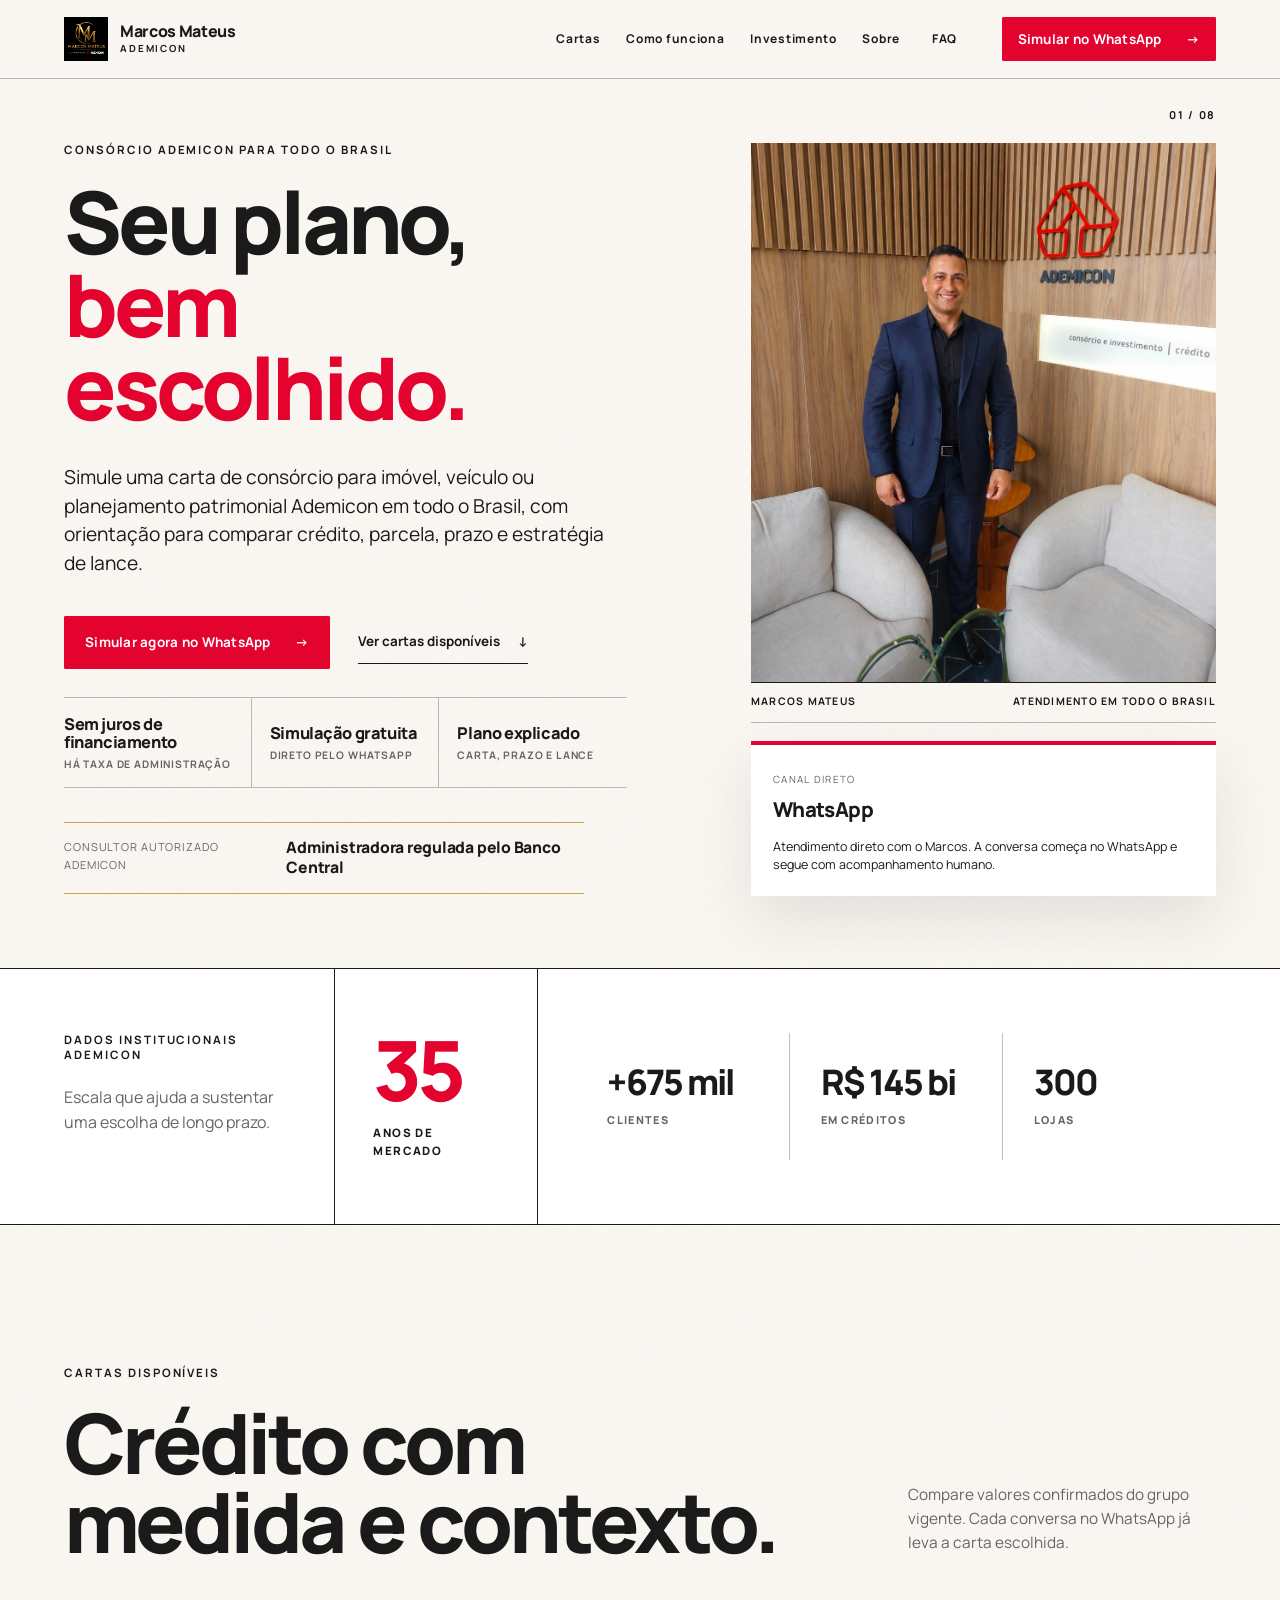
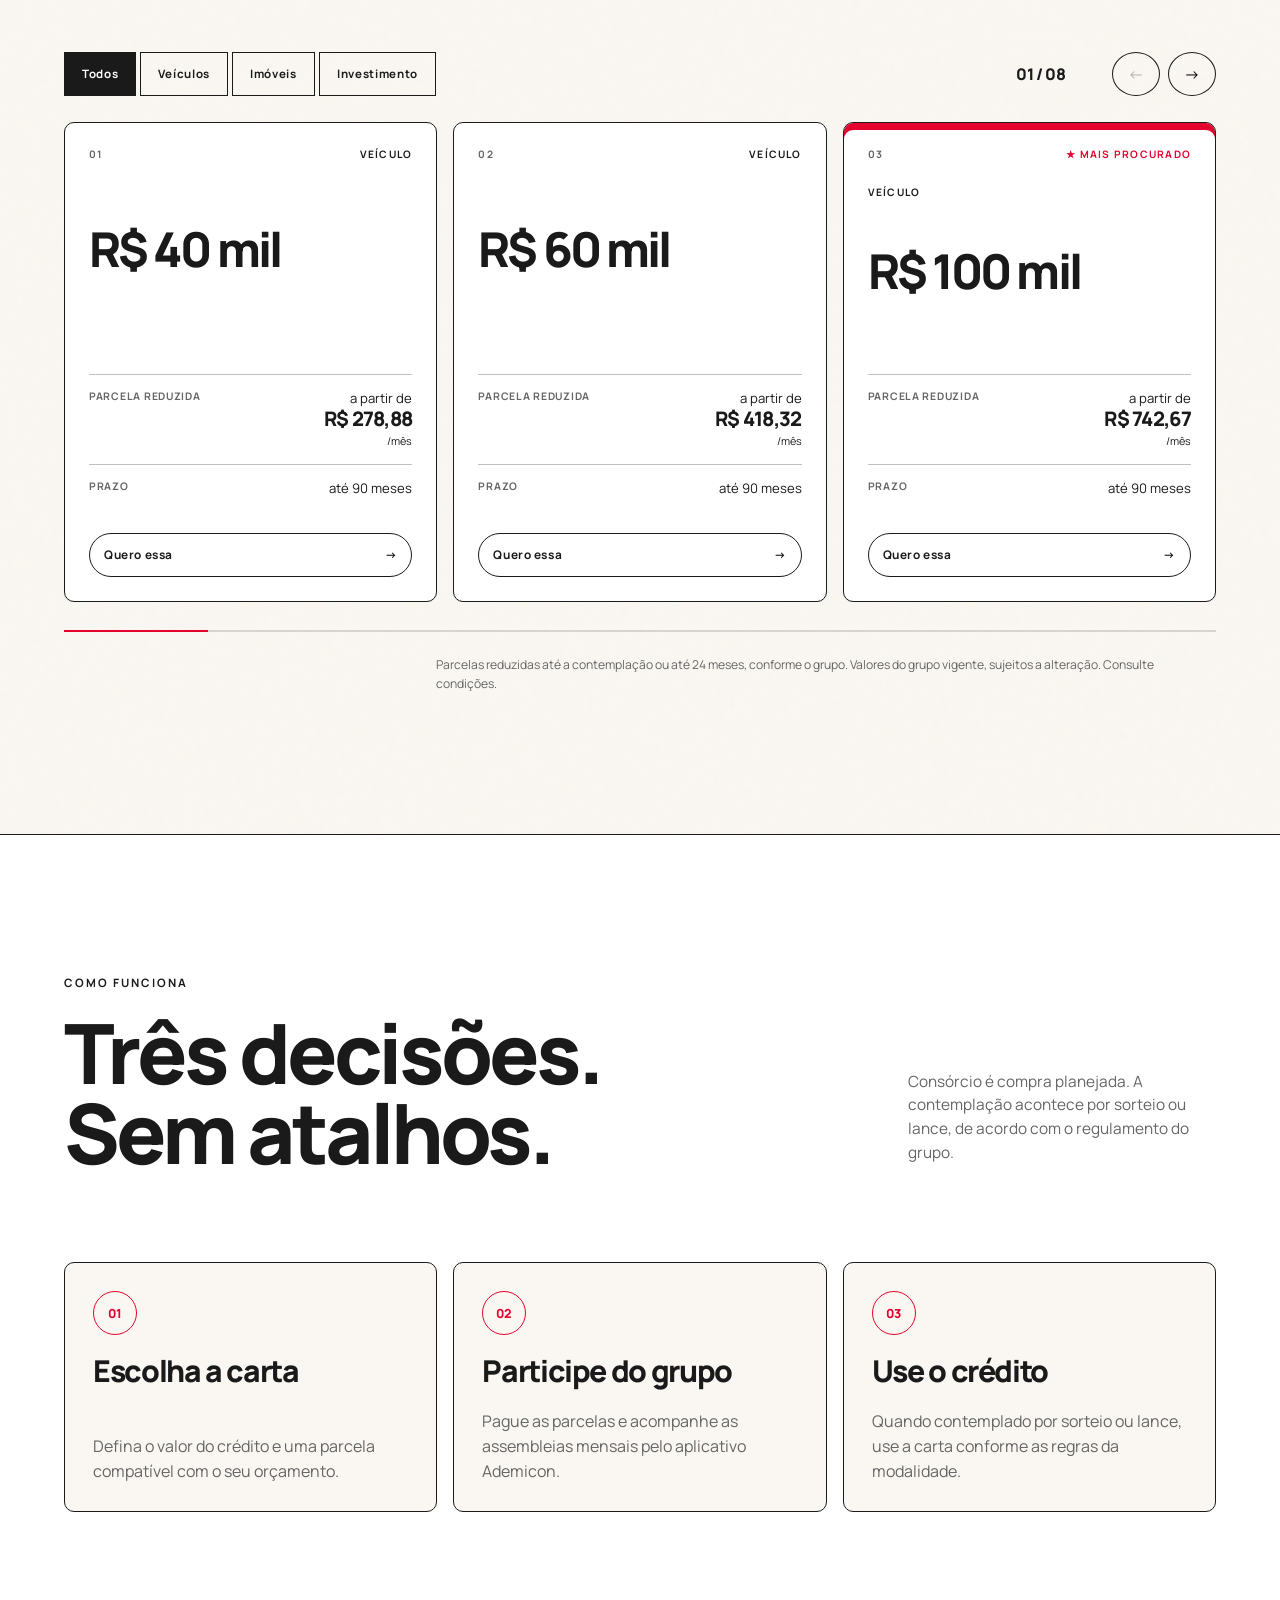
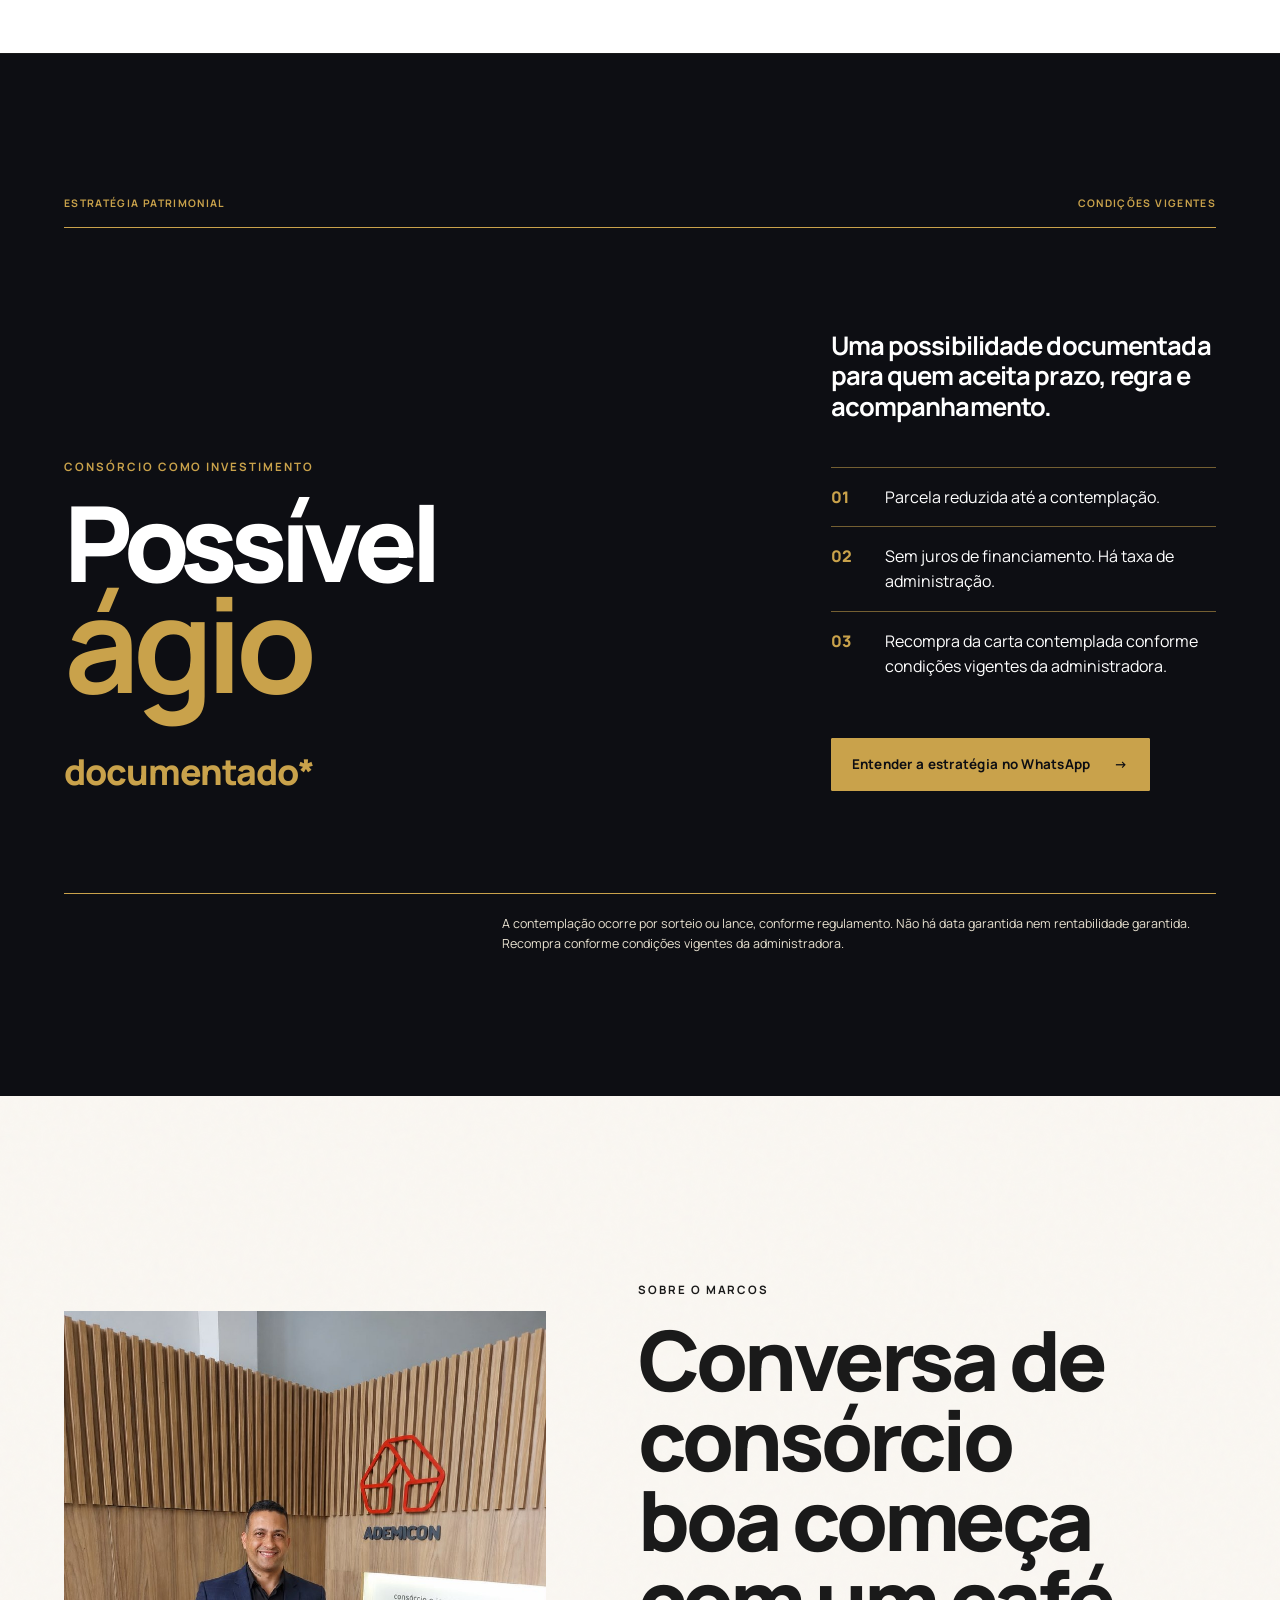
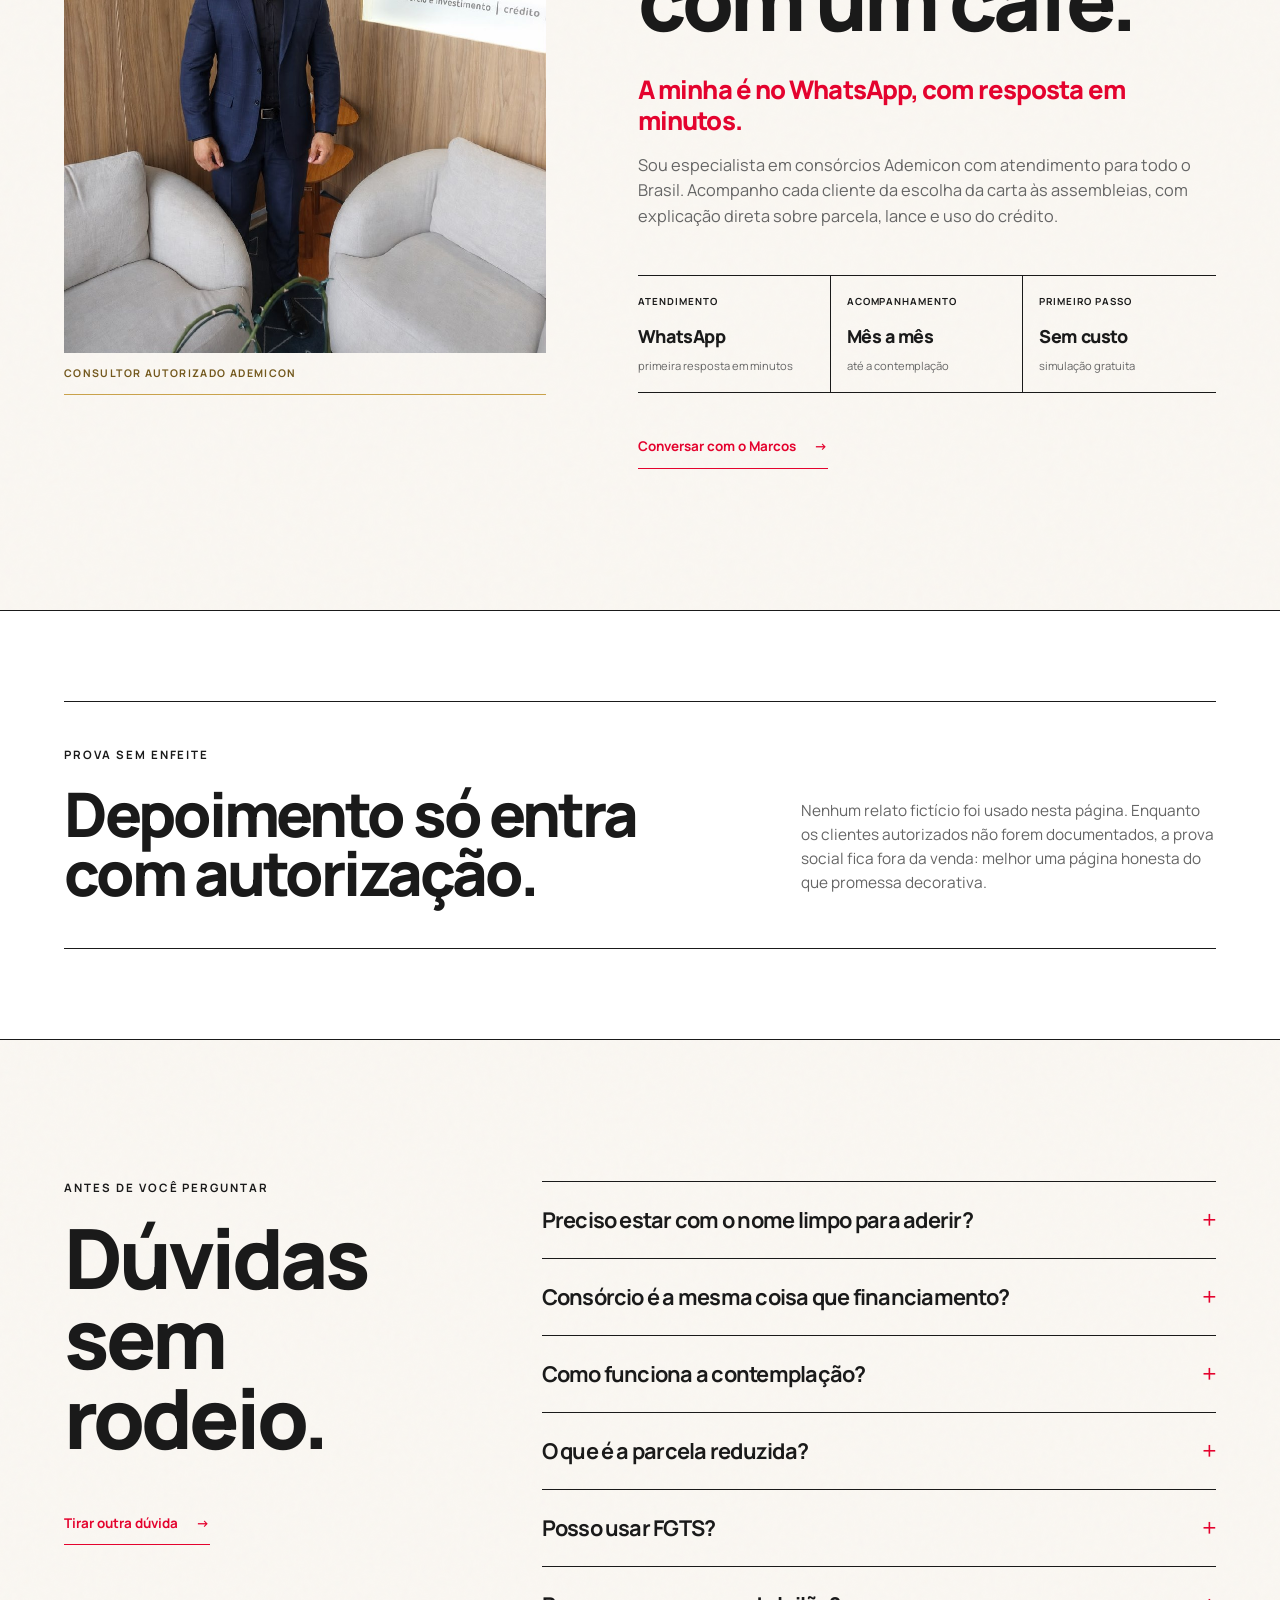
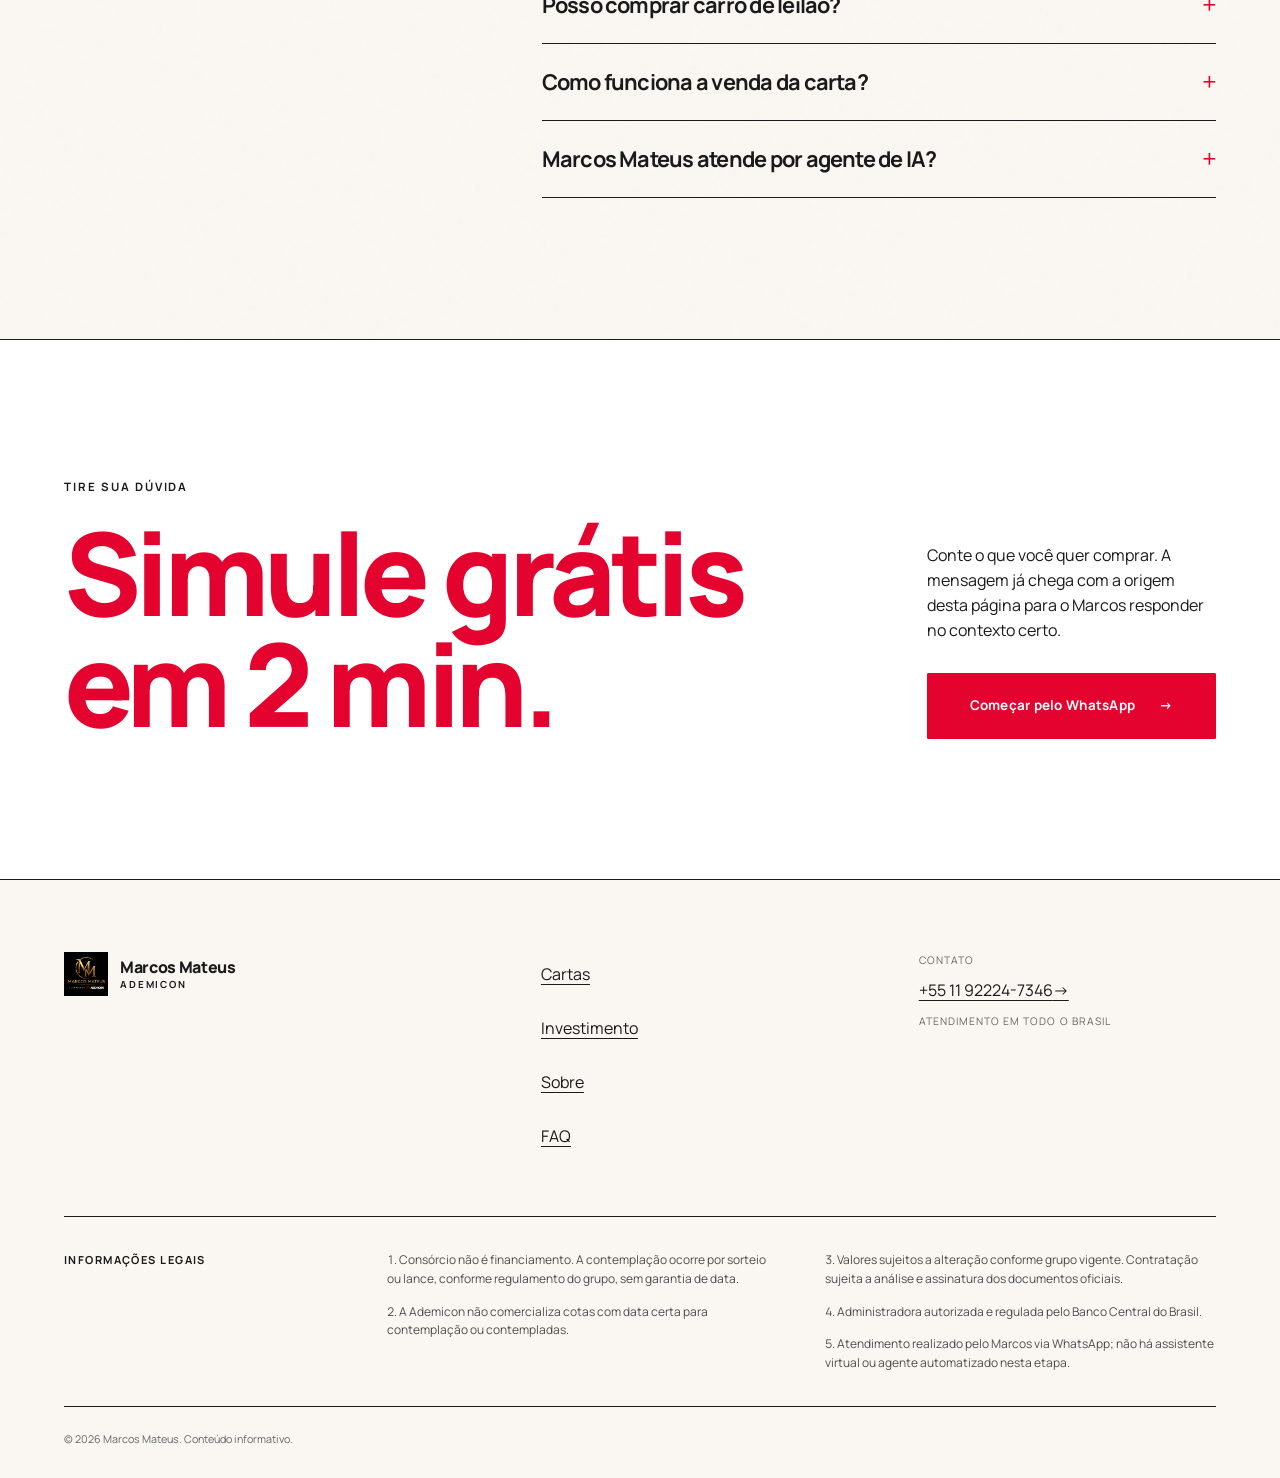
<file: index.html>
<!doctype html>
<html lang="pt-BR">
<head>
  <meta charset="utf-8">
  <meta name="viewport" content="width=device-width, initial-scale=1">
  <title>Consórcio Ademicon para todo o Brasil | Marcos Mateus</title>
  <meta name="description" content="Consórcio Ademicon para todo o Brasil: veículos, imóveis e planejamento patrimonial com Marcos Mateus, consultor autorizado Ademicon.">
  <meta name="theme-color" content="#FAF7F2">
  <meta property="og:type" content="website">
  <meta property="og:title" content="Consórcio Ademicon para todo o Brasil | Marcos Mateus">
  <meta property="og:description" content="Atendimento por WhatsApp para simular cartas de consórcio Ademicon em todo o Brasil.">
  <meta property="og:url" content="https://www.marcosmateusconsorcio.com.br/">
  <meta property="og:image" content="https://www.marcosmateusconsorcio.com.br/assets/marcos-mateus.jpg">
  <link rel="canonical" href="https://www.marcosmateusconsorcio.com.br/">
  <script type="application/ld+json">
{
  "@context": "https://schema.org",
  "@type": "FinancialService",
  "name": "Marcos Mateus Consórcio Ademicon",
  "url": "https://www.marcosmateusconsorcio.com.br/",
  "image": "https://www.marcosmateusconsorcio.com.br/assets/marcos-mateus.jpg",
  "description": "Consultoria em consórcio Ademicon para imóveis, veículos e planejamento patrimonial em todo o Brasil, com atendimento direto pelo WhatsApp.",
  "areaServed": {
    "@type": "Country",
    "name": "Brasil"
  },
  "telephone": "+55 11 92224-7346",
  "founder": {
    "@type": "Person",
    "name": "Marcos Mateus"
  },
  "sameAs": []
}
  </script>
  <script type="application/ld+json">
{
  "@context": "https://schema.org",
  "@type": "FAQPage",
  "mainEntity": [
    {
      "@type": "Question",
      "name": "Preciso estar com o nome limpo para aderir?",
      "acceptedAnswer": {
        "@type": "Answer",
        "text": "Não para aderir. A restrição passa a ser relevante quando o contemplado pretende usar o crédito para comprar um bem."
      }
    },
    {
      "@type": "Question",
      "name": "Consórcio é a mesma coisa que financiamento?",
      "acceptedAnswer": {
        "@type": "Answer",
        "text": "Não. O consórcio não cobra juros de financiamento, mas possui taxa de administração. O financiamento entrega o bem imediatamente e cobra juros. O consórcio é uma compra planejada."
      }
    },
    {
      "@type": "Question",
      "name": "Como funciona a contemplação?",
      "acceptedAnswer": {
        "@type": "Answer",
        "text": "Ela acontece por sorteio ou lance nas assembleias mensais, conforme o regulamento. Não existe garantia de data."
      }
    },
    {
      "@type": "Question",
      "name": "O que é a parcela reduzida?",
      "acceptedAnswer": {
        "@type": "Answer",
        "text": "No Plano 50, são pagos 50% do fundo comum mais taxas até a contemplação. A diferença é distribuída nas parcelas posteriores, por isso o valor aumenta depois da contemplação."
      }
    },
    {
      "@type": "Question",
      "name": "Posso usar FGTS?",
      "acceptedAnswer": {
        "@type": "Answer",
        "text": "Em consórcio de imóveis, o FGTS pode ser usado como lance ou complemento, conforme as regras do Conselho Curador e do grupo."
      }
    },
    {
      "@type": "Question",
      "name": "Posso comprar carro de leilão?",
      "acceptedAnswer": {
        "@type": "Answer",
        "text": "Sim, desde que a documentação esteja regular e o veículo seja aprovado na vistoria e análise da administradora."
      }
    },
    {
      "@type": "Question",
      "name": "Como funciona a venda da carta?",
      "acceptedAnswer": {
        "@type": "Answer",
        "text": "A documentação informa possibilidade de recompra da carta contemplada com ágio de até 30% do crédito. A operação depende das condições comerciais vigentes da administradora."
      }
    },
    {
      "@type": "Question",
      "name": "Marcos Mateus atende por agente de IA?",
      "acceptedAnswer": {
        "@type": "Answer",
        "text": "Não. Nesta etapa, o atendimento pelo WhatsApp é feito diretamente pelo Marcos."
      }
    }
  ]
}
  </script>
  <link rel="icon" href="assets/marca-marcos-mateus.jpg" type="image/jpeg">
  <link rel="preload" href="assets/marcos-mateus.jpg" as="image" type="image/jpeg">
  <link rel="stylesheet" href="styles.css?v=20260803-layout-round">
  <script src="script.js" defer></script>
</head>
<body>
  <a class="skip-link" href="#conteudo">Ir para o conteúdo</a>

  <header class="site-header" data-header>
    <div class="header-inner">
      <a class="brand" href="#inicio" aria-label="Marcos Mateus, início">
        <img src="assets/marca-marcos-mateus.jpg" width="1254" height="1254" alt="">
        <span><strong>Marcos Mateus</strong><small>Ademicon</small></span>
      </a>
      <button class="menu-toggle" type="button" aria-expanded="false" aria-controls="menu-principal">
        <span>Menu</span><i aria-hidden="true"></i>
      </button>
      <nav class="main-nav" id="menu-principal" aria-label="Navegação principal">
        <a href="#cartas">Cartas</a>
        <a href="#como-funciona">Como funciona</a>
        <a href="#investimento">Investimento</a>
        <a href="#sobre">Sobre</a>
        <a href="#faq">FAQ</a>
        <a class="button button-small" href="https://wa.me/5511922247346?text=Ol%C3%A1%2C%20Marcos%21%20Origem%3A%20Header.%20Quero%20fazer%20uma%20simula%C3%A7%C3%A3o." target="_blank" rel="noopener noreferrer">Simular no WhatsApp <span aria-hidden="true">→</span></a>
      </nav>
    </div>
  </header>

  <main id="conteudo">
    <section class="hero paper" id="inicio" aria-labelledby="hero-title">
      <div class="section-index" aria-hidden="true">01 / 08</div>
      <div class="hero-copy reveal">
        <p class="eyebrow">Consórcio Ademicon para todo o Brasil</p>
        <h1 id="hero-title">Seu plano,<br><span>bem escolhido.</span></h1>
        <p class="hero-lead">Simule uma carta de consórcio para imóvel, veículo ou planejamento patrimonial Ademicon em todo o Brasil, com orientação para comparar crédito, parcela, prazo e estratégia de lance.</p>
        <div class="hero-actions">
          <a class="button" href="https://wa.me/5511922247346?text=Ol%C3%A1%2C%20Marcos%21%20Origem%3A%20Hero.%20Quero%20simular%20um%20cons%C3%B3rcio%20e%20entender%20qual%20carta%20combina%20comigo." target="_blank" rel="noopener noreferrer">Simular agora no WhatsApp <span aria-hidden="true">→</span></a>
          <a class="text-link" href="#cartas">Ver cartas disponíveis <span aria-hidden="true">↓</span></a>
        </div>
        <ul class="hero-benefits" aria-label="Benefícios do atendimento">
          <li><strong>Sem juros de financiamento</strong><span>há taxa de administração</span></li>
          <li><strong>Simulação gratuita</strong><span>direto pelo WhatsApp</span></li>
          <li><strong>Plano explicado</strong><span>carta, prazo e lance</span></li>
        </ul>
        <div class="authority-seal" aria-label="Autoridade">
          <span>Consultor autorizado Ademicon</span>
          <strong>Administradora regulada pelo Banco Central</strong>
        </div>
      </div>
      <div class="hero-visual reveal">
        <figure class="photo-frame">
          <img src="assets/marcos-mateus.jpg" width="1086" height="1259" alt="Marcos Mateus em uma unidade Ademicon">
          <figcaption><span>Marcos Mateus</span><span>Atendimento em todo o Brasil</span></figcaption>
        </figure>
        <aside class="hero-note" aria-label="Atendimento">
          <span>Canal direto</span>
          <strong>WhatsApp</strong>
          <p>Atendimento direto com o Marcos. A conversa começa no WhatsApp e segue com acompanhamento humano.</p>
        </aside>
      </div>
    </section>

    <section class="proof" id="prova" aria-labelledby="proof-title">
      <div class="proof-intro reveal">
        <p class="eyebrow">Dados institucionais Ademicon</p>
        <h2 id="proof-title" class="sr-only">Números da Ademicon</h2>
        <p>Escala que ajuda a sustentar uma escolha de longo prazo.</p>
      </div>
      <div class="proof-primary reveal">
        <strong><span class="counter" data-target="35">35</span></strong>
        <span>anos de mercado</span>
      </div>
      <dl class="proof-grid reveal">
        <div><dt><span aria-hidden="true">+</span><span class="counter" data-target="675">675</span> mil</dt><dd>clientes</dd></div>
        <div><dt>R$ <span class="counter" data-target="145">145</span> bi</dt><dd>em créditos</dd></div>
        <div><dt><span class="counter" data-target="300">300</span></dt><dd>lojas</dd></div>
      </dl>
    </section>

    <section class="plans paper" id="cartas" aria-labelledby="plans-title">
      <div class="section-heading reveal">
        <div>
          <p class="eyebrow">Cartas disponíveis</p>
          <h2 id="plans-title">Crédito com<br>medida e contexto.</h2>
        </div>
        <p>Compare valores confirmados do grupo vigente. Cada conversa no WhatsApp já leva a carta escolhida.</p>
      </div>

      <div class="plans-toolbar reveal">
        <div class="filters" role="group" aria-label="Filtrar cartas por segmento">
          <button type="button" class="filter-button is-active" data-filter="todos" aria-pressed="true">Todos</button>
          <button type="button" class="filter-button" data-filter="veiculos" aria-pressed="false">Veículos</button>
          <button type="button" class="filter-button" data-filter="imoveis" aria-pressed="false">Imóveis</button>
          <button type="button" class="filter-button" data-filter="investimento" aria-pressed="false">Investimento</button>
        </div>
        <div class="carousel-controls">
          <span class="carousel-count" aria-live="polite">01 / 08</span>
          <button type="button" class="carousel-arrow" data-carousel-prev aria-label="Carta anterior">←</button>
          <button type="button" class="carousel-arrow" data-carousel-next aria-label="Próxima carta">→</button>
        </div>
      </div>

      <div class="carousel-shell reveal">
        <div class="plans-track" data-carousel tabindex="0" aria-label="Cartas de crédito">
          <article class="plan-card" data-category="veiculos">
            <div class="card-top"><span class="card-number">01</span><span class="card-segment">Veículo</span></div>
            <h3>R$ 40 mil</h3>
            <dl><div><dt>Parcela reduzida</dt><dd>a partir de <strong>R$ 278,88</strong><small>/mês</small></dd></div><div><dt>Prazo</dt><dd>até 90 meses</dd></div></dl>
            <a class="card-link" href="https://wa.me/5511922247346?text=Ol%C3%A1%2C%20Marcos%21%20Origem%3A%20Carta%20Ve%C3%ADculo%20R%24%2040%20mil.%20Quero%20simular%20esta%20carta." target="_blank" rel="noopener noreferrer">Quero essa <span aria-hidden="true">→</span></a>
          </article>
          <article class="plan-card" data-category="veiculos">
            <div class="card-top"><span class="card-number">02</span><span class="card-segment">Veículo</span></div>
            <h3>R$ 60 mil</h3>
            <dl><div><dt>Parcela reduzida</dt><dd>a partir de <strong>R$ 418,32</strong><small>/mês</small></dd></div><div><dt>Prazo</dt><dd>até 90 meses</dd></div></dl>
            <a class="card-link" href="https://wa.me/5511922247346?text=Ol%C3%A1%2C%20Marcos%21%20Origem%3A%20Carta%20Ve%C3%ADculo%20R%24%2060%20mil.%20Quero%20simular%20esta%20carta." target="_blank" rel="noopener noreferrer">Quero essa <span aria-hidden="true">→</span></a>
          </article>
          <article class="plan-card plan-card-featured" data-category="veiculos">
            <div class="card-top"><span class="card-number">03</span><span class="card-tag">★ Mais procurado</span></div>
            <span class="card-segment">Veículo</span>
            <h3>R$ 100 mil</h3>
            <dl><div><dt>Parcela reduzida</dt><dd>a partir de <strong>R$ 742,67</strong><small>/mês</small></dd></div><div><dt>Prazo</dt><dd>até 90 meses</dd></div></dl>
            <a class="card-link" href="https://wa.me/5511922247346?text=Ol%C3%A1%2C%20Marcos%21%20Origem%3A%20Carta%20Ve%C3%ADculo%20R%24%20100%20mil.%20Quero%20simular%20esta%20carta." target="_blank" rel="noopener noreferrer">Quero essa <span aria-hidden="true">→</span></a>
          </article>
          <article class="plan-card" data-category="veiculos">
            <div class="card-top"><span class="card-number">04</span><span class="card-tag">Maior crédito</span></div>
            <span class="card-segment">Veículo</span>
            <h3>R$ 150 mil</h3>
            <dl><div><dt>Parcela reduzida</dt><dd>a partir de <strong>R$ 871,50</strong><small>/mês</small></dd></div><div><dt>Prazo</dt><dd>até 90 meses</dd></div></dl>
            <a class="card-link" href="https://wa.me/5511922247346?text=Ol%C3%A1%2C%20Marcos%21%20Origem%3A%20Carta%20Ve%C3%ADculo%20R%24%20150%20mil.%20Quero%20simular%20esta%20carta." target="_blank" rel="noopener noreferrer">Quero essa <span aria-hidden="true">→</span></a>
          </article>
          <article class="plan-card plan-card-wide" data-category="imoveis">
            <div class="card-top"><span class="card-number">05</span><span class="card-segment">Imóvel</span></div>
            <h3>R$ 300 mil</h3>
            <dl><div><dt>Parcela reduzida</dt><dd>a partir de <strong>R$ 1.011,90</strong><small>/mês</small></dd></div><div><dt>Uso</dt><dd>comprar, construir ou reformar</dd></div></dl>
            <a class="card-link" href="https://wa.me/5511922247346?text=Ol%C3%A1%2C%20Marcos%21%20Origem%3A%20Carta%20Im%C3%B3vel%20R%24%20300%20mil.%20Quero%20simular%20esta%20carta." target="_blank" rel="noopener noreferrer">Quero essa <span aria-hidden="true">→</span></a>
          </article>
          <article class="plan-card plan-card-wide" data-category="imoveis">
            <div class="card-top"><span class="card-number">06</span><span class="card-segment">Imóvel</span></div>
            <h3>R$ 500 mil</h3>
            <dl><div><dt>Parcela reduzida</dt><dd>a partir de <strong>R$ 1.800,00</strong><small>/mês</small></dd></div><div><dt>Uso</dt><dd>comprar, construir ou reformar</dd></div></dl>
            <a class="card-link" href="https://wa.me/5511922247346?text=Ol%C3%A1%2C%20Marcos%21%20Origem%3A%20Carta%20Im%C3%B3vel%20R%24%20500%20mil.%20Quero%20simular%20esta%20carta." target="_blank" rel="noopener noreferrer">Quero essa <span aria-hidden="true">→</span></a>
          </article>
          <article class="plan-card plan-card-gold" data-category="investimento">
            <div class="card-top"><span class="card-number">07</span><span class="card-segment">Investimento</span></div>
            <h3>R$ 80 mil</h3>
            <dl><div><dt>Parcela reduzida</dt><dd><strong>R$ 269,84</strong><small>/mês</small></dd></div><div><dt>Condição documentada</dt><dd>ágio de até R$ 24 mil*</dd></div></dl>
            <a class="card-link" href="https://wa.me/5511922247346?text=Ol%C3%A1%2C%20Marcos%21%20Origem%3A%20Carta%20Investimento%20R%24%2080%20mil.%20Quero%20entender%20esta%20estrat%C3%A9gia." target="_blank" rel="noopener noreferrer">Quero essa <span aria-hidden="true">→</span></a>
          </article>
          <article class="plan-card plan-card-gold" data-category="investimento">
            <div class="card-top"><span class="card-number">08</span><span class="card-segment">Investimento</span></div>
            <h3>R$ 100 mil</h3>
            <dl><div><dt>Parcela reduzida</dt><dd><strong>R$ 337,30</strong><small>/mês</small></dd></div><div><dt>Condição documentada</dt><dd>ágio de até R$ 30 mil*</dd></div></dl>
            <a class="card-link" href="https://wa.me/5511922247346?text=Ol%C3%A1%2C%20Marcos%21%20Origem%3A%20Carta%20Investimento%20R%24%20100%20mil.%20Quero%20entender%20esta%20estrat%C3%A9gia." target="_blank" rel="noopener noreferrer">Quero essa <span aria-hidden="true">→</span></a>
          </article>
        </div>
        <div class="carousel-progress" aria-hidden="true"><span data-carousel-progress></span></div>
      </div>
      <p class="plans-disclaimer">Parcelas reduzidas até a contemplação ou até 24 meses, conforme o grupo. Valores do grupo vigente, sujeitos a alteração. Consulte condições.</p>
    </section>

    <section class="process" id="como-funciona" aria-labelledby="process-title">
      <div class="section-heading reveal">
        <div><p class="eyebrow">Como funciona</p><h2 id="process-title">Três decisões.<br>Sem atalhos.</h2></div>
        <p>Consórcio é compra planejada. A contemplação acontece por sorteio ou lance, de acordo com o regulamento do grupo.</p>
      </div>
      <ol class="process-list">
        <li class="reveal"><span>01</span><h3>Escolha a carta</h3><p>Defina o valor do crédito e uma parcela compatível com o seu orçamento.</p></li>
        <li class="reveal"><span>02</span><h3>Participe do grupo</h3><p>Pague as parcelas e acompanhe as assembleias mensais pelo aplicativo Ademicon.</p></li>
        <li class="reveal"><span>03</span><h3>Use o crédito</h3><p>Quando contemplado por sorteio ou lance, use a carta conforme as regras da modalidade.</p></li>
      </ol>
    </section>

    <section class="investment" id="investimento" aria-labelledby="investment-title">
      <div class="investment-label reveal"><span>Estratégia patrimonial</span><span>Condições vigentes</span></div>
      <div class="investment-grid">
        <div class="reveal">
          <p class="eyebrow">Consórcio como investimento</p>
          <h2 id="investment-title">Possível<br><strong>ágio</strong><br><span>documentado*</span></h2>
        </div>
        <div class="investment-copy reveal">
          <p class="investment-lead">Uma possibilidade documentada para quem aceita prazo, regra e acompanhamento.</p>
          <dl>
            <div><dt>01</dt><dd>Parcela reduzida até a contemplação.</dd></div>
            <div><dt>02</dt><dd>Sem juros de financiamento. Há taxa de administração.</dd></div>
            <div><dt>03</dt><dd>Recompra da carta contemplada conforme condições vigentes da administradora.</dd></div>
          </dl>
          <a class="button button-gold" href="https://wa.me/5511922247346?text=Ol%C3%A1%2C%20Marcos%21%20Origem%3A%20Se%C3%A7%C3%A3o%20Investimento.%20Quero%20entender%20a%20estrat%C3%A9gia%20de%20carta%20contemplada." target="_blank" rel="noopener noreferrer">Entender a estratégia no WhatsApp <span aria-hidden="true">→</span></a>
        </div>
      </div>
      <p class="investment-disclaimer">A contemplação ocorre por sorteio ou lance, conforme regulamento. Não há data garantida nem rentabilidade garantida. Recompra conforme condições vigentes da administradora.</p>
    </section>

    <section class="about paper" id="sobre" aria-labelledby="about-title">
      <div class="about-photo reveal">
        <img src="assets/marcos-mateus-sobre.jpg" width="960" height="1280" alt="Marcos Mateus em uma unidade Ademicon">
        <span>Consultor autorizado Ademicon</span>
      </div>
      <div class="about-copy reveal">
        <p class="eyebrow">Sobre o Marcos</p>
        <h2 id="about-title">Conversa de consórcio boa começa com um café.</h2>
        <p class="about-lead">A minha é no WhatsApp, com resposta em minutos.</p>
        <p>Sou especialista em consórcios Ademicon com atendimento para todo o Brasil. Acompanho cada cliente da escolha da carta às assembleias, com explicação direta sobre parcela, lance e uso do crédito.</p>
        <div class="about-specs">
          <div><span>Atendimento</span><strong>WhatsApp</strong><small>primeira resposta em minutos</small></div>
          <div><span>Acompanhamento</span><strong>Mês a mês</strong><small>até a contemplação</small></div>
          <div><span>Primeiro passo</span><strong>Sem custo</strong><small>simulação gratuita</small></div>
        </div>
        <a class="text-link text-link-red" href="https://wa.me/5511922247346?text=Ol%C3%A1%2C%20Marcos%21%20Origem%3A%20Sobre%20o%20Marcos.%20Quero%20conversar%20sobre%20meu%20objetivo." target="_blank" rel="noopener noreferrer">Conversar com o Marcos <span aria-hidden="true">→</span></a>
      </div>
    </section>

    <section class="testimonials trust-note" id="depoimentos" aria-labelledby="testimonials-title">
      <div class="trust-note-grid reveal">
        <div><p class="eyebrow">Prova sem enfeite</p><h2 id="testimonials-title">Depoimento só entra com autorização.</h2></div>
        <p>Nenhum relato fictício foi usado nesta página. Enquanto os clientes autorizados não forem documentados, a prova social fica fora da venda: melhor uma página honesta do que promessa decorativa.</p>
      </div>
    </section>

    <section class="faq paper" id="faq" aria-labelledby="faq-title">
      <div class="faq-heading reveal">
        <p class="eyebrow">Antes de você perguntar</p>
        <h2 id="faq-title">Dúvidas<br>sem rodeio.</h2>
        <a class="text-link text-link-red" href="https://wa.me/5511922247346?text=Ol%C3%A1%2C%20Marcos%21%20Origem%3A%20FAQ.%20Ainda%20tenho%20uma%20d%C3%BAvida%20sobre%20cons%C3%B3rcio." target="_blank" rel="noopener noreferrer">Tirar outra dúvida <span aria-hidden="true">→</span></a>
      </div>
      <div class="faq-list reveal">
        <details><summary>Preciso estar com o nome limpo para aderir?<span aria-hidden="true">+</span></summary><p>Não para aderir. A restrição passa a ser relevante quando o contemplado pretende usar o crédito para comprar um bem.</p></details>
        <details><summary>Consórcio é a mesma coisa que financiamento?<span aria-hidden="true">+</span></summary><p>Não. O consórcio não cobra juros de financiamento, mas possui taxa de administração. O financiamento entrega o bem imediatamente e cobra juros. O consórcio é uma compra planejada.</p></details>
        <details><summary>Como funciona a contemplação?<span aria-hidden="true">+</span></summary><p>Ela acontece por sorteio ou lance nas assembleias mensais, conforme o regulamento. Não existe garantia de data.</p></details>
        <details><summary>O que é a parcela reduzida?<span aria-hidden="true">+</span></summary><p>No Plano 50, são pagos 50% do fundo comum mais taxas até a contemplação. A diferença é distribuída nas parcelas posteriores, por isso o valor aumenta depois da contemplação.</p></details>
        <details><summary>Posso usar FGTS?<span aria-hidden="true">+</span></summary><p>Em consórcio de imóveis, o FGTS pode ser usado como lance ou complemento, conforme as regras do Conselho Curador e do grupo.</p></details>
        <details><summary>Posso comprar carro de leilão?<span aria-hidden="true">+</span></summary><p>Sim, desde que a documentação esteja regular e o veículo seja aprovado na vistoria e análise da administradora.</p></details>
        <details><summary>Como funciona a venda da carta?<span aria-hidden="true">+</span></summary><p>A documentação informa possibilidade de recompra da carta contemplada com ágio de até 30% do crédito. A operação depende das condições comerciais vigentes da administradora.</p></details>
        <details><summary>Marcos Mateus atende por agente de IA?<span aria-hidden="true">+</span></summary><p>Não. Nesta etapa, o atendimento pelo WhatsApp é feito diretamente pelo Marcos.</p></details>
      </div>
    </section>

    <section class="final-cta" id="contato" aria-labelledby="contact-title">
      <p class="eyebrow reveal">Tire sua dúvida</p>
      <div class="final-cta-grid">
        <h2 id="contact-title" class="reveal">Simule grátis<br>em 2 min.</h2>
        <div class="reveal"><p>Conte o que você quer comprar. A mensagem já chega com a origem desta página para o Marcos responder no contexto certo.</p><a class="button button-large" href="https://wa.me/5511922247346?text=Ol%C3%A1%2C%20Marcos%21%20Origem%3A%20CTA%20final.%20Quero%20fazer%20uma%20simula%C3%A7%C3%A3o%20gratuita." target="_blank" rel="noopener noreferrer">Começar pelo WhatsApp <span aria-hidden="true">→</span></a></div>
      </div>
    </section>
  </main>

  <footer class="site-footer">
    <div class="footer-top">
      <a class="brand brand-footer" href="#inicio"><img src="assets/marca-marcos-mateus.jpg" width="1254" height="1254" loading="lazy" alt=""><span><strong>Marcos Mateus</strong><small>Ademicon</small></span></a>
      <nav aria-label="Links do rodapé"><a href="#cartas">Cartas</a><a href="#investimento">Investimento</a><a href="#sobre">Sobre</a><a href="#faq">FAQ</a></nav>
      <div><span>Contato</span><a href="https://wa.me/5511922247346?text=Ol%C3%A1%2C%20Marcos%21%20Origem%3A%20Rodap%C3%A9.%20Vim%20pelo%20site%20e%20quero%20atendimento." target="_blank" rel="noopener noreferrer">+55 11 92224-7346 <span aria-hidden="true">→</span></a><small>Atendimento em todo o Brasil</small></div>
    </div>
    <div class="legal-block" aria-labelledby="legal-title">
      <h2 id="legal-title">Informações legais</h2>
      <ol>
        <li>Consórcio não é financiamento. A contemplação ocorre por sorteio ou lance, conforme regulamento do grupo, sem garantia de data.</li>
        <li>A Ademicon não comercializa cotas com data certa para contemplação ou contempladas.</li>
        <li>Valores sujeitos a alteração conforme grupo vigente. Contratação sujeita a análise e assinatura dos documentos oficiais.</li>
        <li>Administradora autorizada e regulada pelo Banco Central do Brasil.</li>
        <li>Atendimento realizado pelo Marcos via WhatsApp; não há assistente virtual ou agente automatizado nesta etapa.</li>
      </ol>
    </div>
    <p class="copyright">© 2026 Marcos Mateus. Conteúdo informativo.</p>
  </footer>
  <a class="mobile-sticky-cta" href="https://wa.me/5511922247346?text=Ol%C3%A1%2C%20Marcos%21%20Origem%3A%20CTA%20fixo%20mobile.%20Quero%20fazer%20uma%20simula%C3%A7%C3%A3o%20gratuita." target="_blank" rel="noopener noreferrer" aria-label="Simular no WhatsApp com Marcos Mateus">
    <span>Simular no WhatsApp</span>
    <small>grátis em 2 min</small>
  </a>
</body>
</html>
</file>
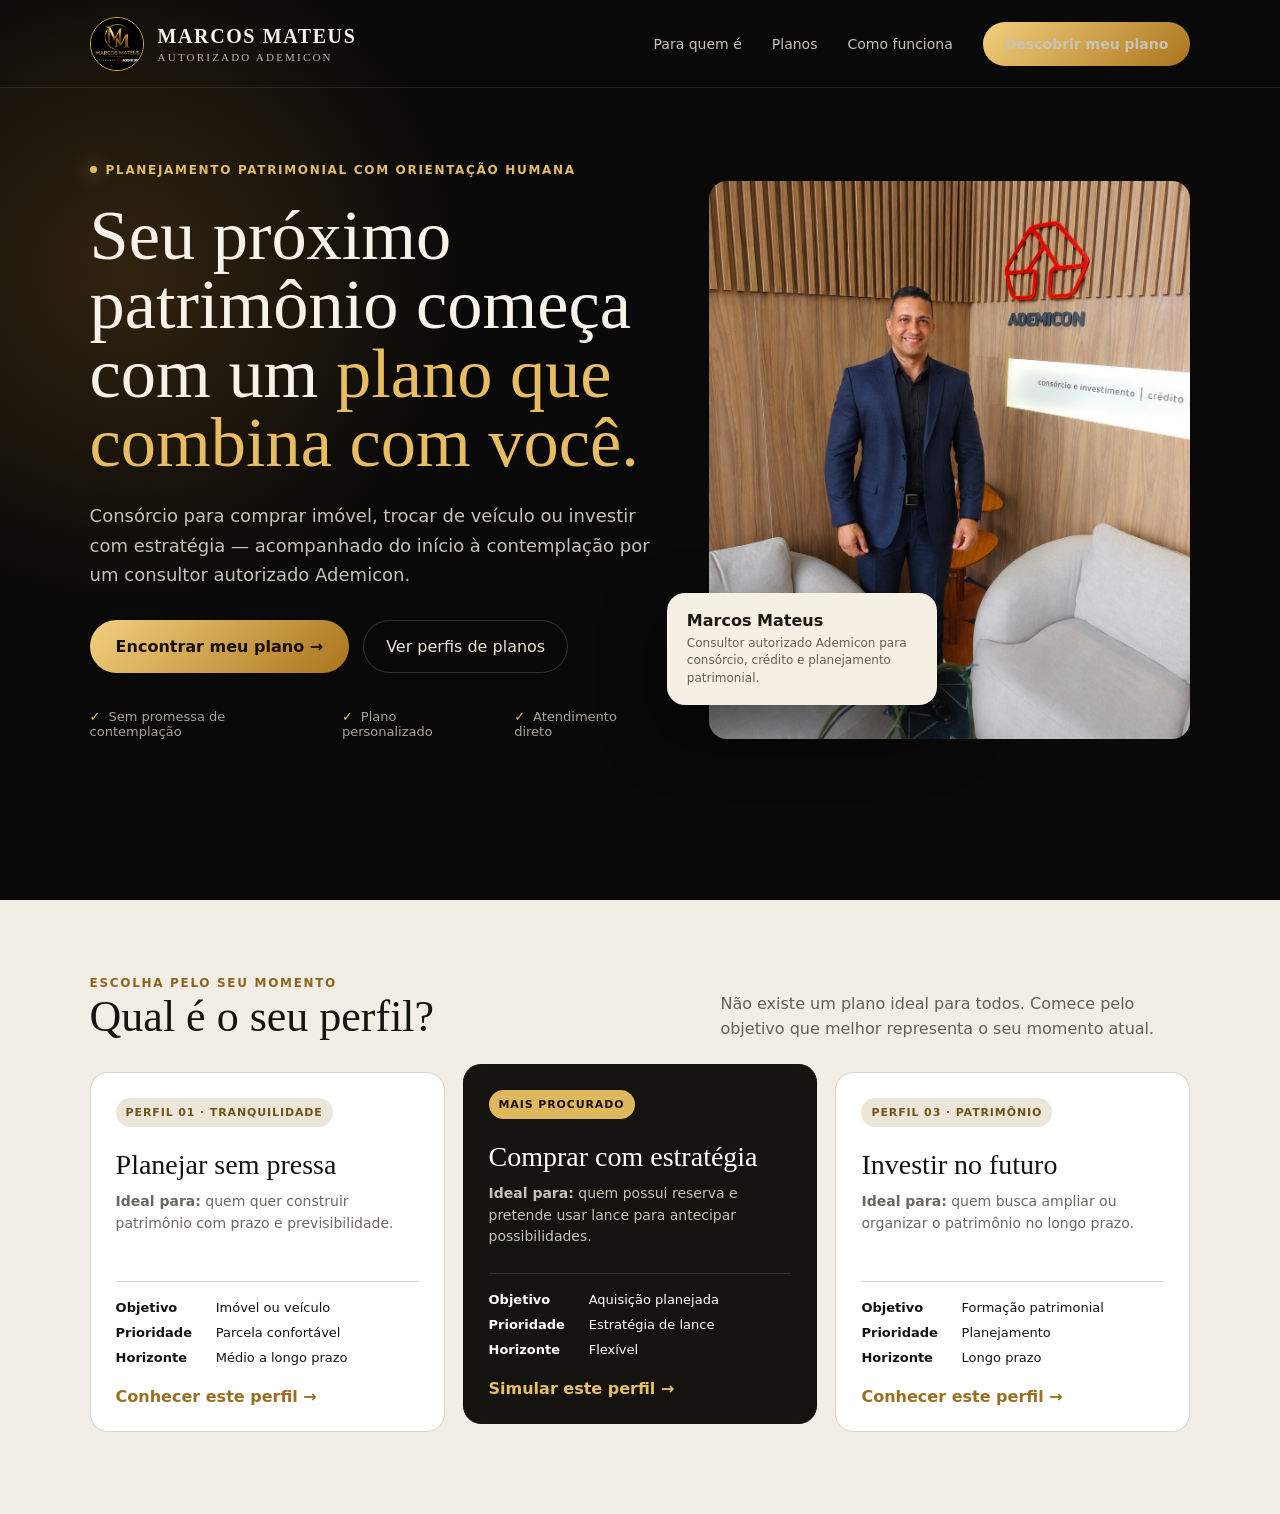
<file: alternativas/consultor/index.html>
<!doctype html>
<html lang="pt-BR"><head><meta charset="utf-8"><meta name="viewport" content="width=device-width,initial-scale=1"><title>Marcos Mateus — Consórcio planejado</title><style>
*{box-sizing:border-box;margin:0;padding:0}body{font-family:Inter,ui-sans-serif,system-ui,-apple-system,Segoe UI,sans-serif;background:#090909;color:#f7f3ea}.shell{min-height:100vh;position:relative;overflow:hidden;background:radial-gradient(circle at 10% 30%,#31240f 0,transparent 26%),#090909}.nav{height:88px;display:flex;align-items:center;justify-content:space-between;padding:0 7vw;border-bottom:1px solid #ffffff18;position:relative;z-index:3}.brand{display:flex;align-items:center;gap:14px}.brand img{width:54px;height:54px;object-fit:cover;border-radius:50%;border:1px solid #d9ad50}.brand strong{font-family:Georgia,serif;font-size:20px;letter-spacing:.08em}.brand small{display:block;color:#bdb6a9;font:11px ui-sans-serif;letter-spacing:.2em;margin-top:3px}.navlinks{display:flex;gap:30px;align-items:center;color:#c9c2b6;font-size:14px}.navlinks a{color:inherit;text-decoration:none}.navcta,.primary{background:linear-gradient(135deg,#f3d07e,#aa741d);color:#161009;border:0;border-radius:999px;font-weight:800;padding:14px 22px;text-decoration:none;display:inline-flex;align-items:center;justify-content:center;cursor:pointer}.hero{display:grid;grid-template-columns:1.08fr .92fr;min-height:650px;padding:70px 7vw 56px;gap:54px;position:relative}.eyebrow{display:inline-flex;gap:9px;align-items:center;color:#e1bd68;font-size:12px;font-weight:800;letter-spacing:.14em;text-transform:uppercase}.dot{width:7px;height:7px;border-radius:50%;background:#e1bd68;box-shadow:0 0 18px #e1bd68}.copy h1{font:500 clamp(48px,5.5vw,82px)/.98 Georgia,serif;max-width:760px;margin:24px 0}.copy h1 em{font-style:normal;color:#e8bd61}.copy>p{color:#c8c1b5;font-size:18px;line-height:1.65;max-width:640px}.actions{display:flex;gap:14px;margin-top:30px;align-items:center;flex-wrap:wrap}.primary{font-size:16px;padding:17px 26px}.ghost{padding:16px 22px;color:#ece5d7;border:1px solid #ffffff2d;border-radius:999px;text-decoration:none}.trust{display:flex;gap:27px;margin-top:36px;color:#aaa297;font-size:13px}.trust span:before{content:'✓';color:#e1bd68;margin-right:8px}.portrait{position:relative;align-self:end}.portrait:before{display:none}.portrait img{width:100%;height:auto;display:block;object-fit:contain;object-position:center;border-radius:18px;filter:none;position:relative}.badge{position:absolute;left:-42px;bottom:34px;background:#f5efe4;color:#1b1711;border-radius:18px;padding:18px 20px;box-shadow:0 25px 60px #0009;width:270px}.badge b{font-size:16px}.badge p{font-size:12px;color:#645e55;line-height:1.45;margin-top:5px}.plans{background:#f2eee6;color:#15130f;padding:72px 7vw 82px}.plans-head{display:flex;justify-content:space-between;align-items:end;margin-bottom:30px}.plans h2{font:44px Georgia,serif}.plans-head p{max-width:470px;color:#635f57;line-height:1.55}.cards{display:grid;grid-template-columns:repeat(3,1fr);gap:18px}.card{background:#fff;border:1px solid #d8d2c7;border-radius:18px;padding:25px;position:relative}.card.featured{background:#15130f;color:#fff;border-color:#15130f;transform:translateY(-8px)}.tag{display:inline-block;background:#ede6d8;color:#6e531f;border-radius:999px;padding:8px 10px;font-size:11px;font-weight:800;text-transform:uppercase;letter-spacing:.08em}.featured .tag{background:#dfb85e;color:#17110a}.card h3{font:28px Georgia,serif;margin:22px 0 10px}.for{font-size:14px;line-height:1.55;color:#6c675f;min-height:66px}.featured .for{color:#c9c1b5}.meta{margin-top:24px;border-top:1px solid #d8d2c7;padding-top:18px;display:grid;gap:10px;font-size:13px}.featured .meta{border-color:#ffffff24}.meta b{display:inline-block;width:96px}.link{display:inline-block;margin-top:22px;font-weight:800;color:#9b6f22;text-decoration:none}.featured .link{color:#e5be67}@media(max-width:850px){.navlinks{display:none}.hero{grid-template-columns:1fr;padding-top:45px}.portrait{display:none}.copy h1{font-size:53px}.cards{grid-template-columns:1fr}.plans-head{display:block}.plans-head p{margin-top:12px}.trust{flex-wrap:wrap}}
</style></head><body><main class="shell"><nav class="nav"><div class="brand"><img src="../../assets/marca-marcos-mateus.jpg"><div><strong>MARCOS MATEUS</strong><small>AUTORIZADO ADEMICON</small></div></div><div class="navlinks"><a href="#planos">Para quem é</a><a href="#planos">Planos</a><a href="#planos">Como funciona</a><a class="navcta" href="https://wa.me/5511922247346?text=Ol%C3%A1%2C%20Marcos%21%20Vim%20pelo%20site%20e%20gostaria%20de%20descobrir%20qual%20plano%20combina%20com%20o%20meu%20perfil." target="_blank" rel="noopener noreferrer">Descobrir meu plano</a></div></nav><section class="hero"><div class="copy"><div class="eyebrow"><i class="dot"></i> Planejamento patrimonial com orientação humana</div><h1>Seu próximo patrimônio começa com um <em>plano que combina com você.</em></h1><p>Consórcio para comprar imóvel, trocar de veículo ou investir com estratégia — acompanhado do início à contemplação por um consultor autorizado Ademicon.</p><div class="actions"><a class="primary" href="https://wa.me/5511922247346?text=Ol%C3%A1%2C%20Marcos%21%20Vim%20pelo%20site%20e%20gostaria%20de%20descobrir%20qual%20plano%20combina%20com%20o%20meu%20perfil." target="_blank" rel="noopener noreferrer">Encontrar meu plano →</a><a class="ghost" href="#planos">Ver perfis de planos</a></div><div class="trust"><span>Sem promessa de contemplação</span><span>Plano personalizado</span><span>Atendimento direto</span></div></div><div class="portrait"><img src="../../assets/marcos-mateus.jpg" alt="Marcos Mateus, consultor autorizado Ademicon"><div class="badge"><b>Marcos Mateus</b><p>Consultor autorizado Ademicon para consórcio, crédito e planejamento patrimonial.</p></div></div></section></main><section class="plans" id="planos"><div class="plans-head"><div><div class="eyebrow" style="color:#8b651e">Escolha pelo seu momento</div><h2>Qual é o seu perfil?</h2></div><p>Não existe um plano ideal para todos. Comece pelo objetivo que melhor representa o seu momento atual.</p></div><div class="cards"><article class="card"><span class="tag">Perfil 01 · Tranquilidade</span><h3>Planejar sem pressa</h3><p class="for"><b>Ideal para:</b> quem quer construir patrimônio com prazo e previsibilidade.</p><div class="meta"><span><b>Objetivo</b> Imóvel ou veículo</span><span><b>Prioridade</b> Parcela confortável</span><span><b>Horizonte</b> Médio a longo prazo</span></div><a class="link" href="https://wa.me/5511922247346?text=Ol%C3%A1%2C%20Marcos%21%20Vim%20pelo%20site%20e%20me%20identifiquei%20com%20o%20perfil%20Planejar%20sem%20pressa.%20Gostaria%20de%20saber%20mais." target="_blank" rel="noopener noreferrer">Conhecer este perfil →</a></article><article class="card featured"><span class="tag">Mais procurado</span><h3>Comprar com estratégia</h3><p class="for"><b>Ideal para:</b> quem possui reserva e pretende usar lance para antecipar possibilidades.</p><div class="meta"><span><b>Objetivo</b> Aquisição planejada</span><span><b>Prioridade</b> Estratégia de lance</span><span><b>Horizonte</b> Flexível</span></div><a class="link" href="https://wa.me/5511922247346?text=Ol%C3%A1%2C%20Marcos%21%20Vim%20pelo%20site%20e%20me%20identifiquei%20com%20o%20perfil%20Comprar%20com%20estrat%C3%A9gia.%20Gostaria%20de%20fazer%20uma%20simula%C3%A7%C3%A3o." target="_blank" rel="noopener noreferrer">Simular este perfil →</a></article><article class="card"><span class="tag">Perfil 03 · Patrimônio</span><h3>Investir no futuro</h3><p class="for"><b>Ideal para:</b> quem busca ampliar ou organizar o patrimônio no longo prazo.</p><div class="meta"><span><b>Objetivo</b> Formação patrimonial</span><span><b>Prioridade</b> Planejamento</span><span><b>Horizonte</b> Longo prazo</span></div><a class="link" href="https://wa.me/5511922247346?text=Ol%C3%A1%2C%20Marcos%21%20Vim%20pelo%20site%20e%20me%20identifiquei%20com%20o%20perfil%20Investir%20no%20futuro.%20Gostaria%20de%20saber%20mais." target="_blank" rel="noopener noreferrer">Conhecer este perfil →</a></article></div></section></body></html>
</file>
<file: styles.css>
@font-face {
  font-family: "Manrope";
  src: url("assets/fonts/manrope-400.ttf") format("truetype");
  font-style: normal;
  font-weight: 400;
  font-display: swap;
}
@font-face {
  font-family: "Manrope";
  src: url("assets/fonts/manrope-500.ttf") format("truetype");
  font-style: normal;
  font-weight: 500;
  font-display: swap;
}
@font-face {
  font-family: "Manrope";
  src: url("assets/fonts/manrope-600.ttf") format("truetype");
  font-style: normal;
  font-weight: 600;
  font-display: swap;
}
@font-face {
  font-family: "Manrope";
  src: url("assets/fonts/manrope-700.ttf") format("truetype");
  font-style: normal;
  font-weight: 700;
  font-display: swap;
}
@font-face {
  font-family: "Manrope";
  src: url("assets/fonts/manrope-800.ttf") format("truetype");
  font-style: normal;
  font-weight: 800;
  font-display: swap;
}

:root {
  --red: #e4032e;
  --paper: #faf7f2;
  --white: #ffffff;
  --soft: #f5f5f5;
  --ink: #1a1a1a;
  --muted: #656565;
  --gold: #c9a24b;
  --night: #0d0e13;
  --line: rgba(26, 26, 26, 0.28);
  --max: 1680px;
  --gutter: clamp(20px, 5vw, 80px);
  --section: clamp(88px, 11vw, 168px);
  --sans: "Manrope", Inter, Arial, Helvetica, sans-serif;
}

* { box-sizing: border-box; }
html { scroll-behavior: smooth; scroll-padding-top: 92px; }
body {
  margin: 0;
  min-width: 320px;
  overflow-x: clip;
  background: var(--paper);
  color: var(--ink);
  font-family: var(--sans);
  font-size: 16px;
  line-height: 1.55;
  text-rendering: optimizeLegibility;
}
body.menu-open { overflow: hidden; }
img { display: block; max-width: 100%; height: auto; filter:none; }
a { color: inherit; }
button, a { -webkit-tap-highlight-color: transparent; }
button { font: inherit; }
::selection { background: var(--red); color: var(--white); }

.skip-link {
  position: fixed;
  left: 16px;
  top: 10px;
  z-index: 200;
  transform: translateY(-150%);
  background: var(--ink);
  color: var(--white);
  padding: 12px 18px;
}
.skip-link:focus { transform: translateY(0); }
:focus-visible { outline: 3px solid var(--red); outline-offset: 4px; }
.sr-only {
  position: absolute;
  width: 1px;
  height: 1px;
  padding: 0;
  margin: -1px;
  overflow: hidden;
  clip: rect(0, 0, 0, 0);
  white-space: nowrap;
  border: 0;
}

.paper {
  background-color: var(--paper);
  background-image: url("data:image/svg+xml,%3Csvg viewBox='0 0 160 160' xmlns='http://www.w3.org/2000/svg'%3E%3Cfilter id='n'%3E%3CfeTurbulence type='fractalNoise' baseFrequency='.85' numOctaves='2' stitchTiles='stitch'/%3E%3C/filter%3E%3Crect width='100%25' height='100%25' filter='url(%23n)' opacity='.025'/%3E%3C/svg%3E");
}
.eyebrow {
  margin: 0 0 22px;
  font-size: 0.72rem;
  font-weight: 700;
  letter-spacing: 0.17em;
  line-height: 1.3;
  text-transform: uppercase;
}
.button {
  min-height:44px;
  display: inline-flex;
  align-items: center;
  justify-content: center;
  gap: 24px;
  border: 1px solid var(--red);
  border-radius: 1px;
  background: var(--red);
  color: var(--white);
  padding: 15px 20px;
  text-decoration: none;
  font-size: 0.84rem;
  font-weight: 700;
  letter-spacing: 0.02em;
  transition: background-color 180ms ease, color 180ms ease;
}
.button span, .card-link span, .text-link span { display: inline-block; transition: transform 180ms ease; }
.text-link {
  min-height:44px;
  display: inline-flex;
  align-items: center;
  gap: 18px;
  border-bottom: 1px solid currentColor;
  color: var(--ink);
  text-decoration: none;
  font-size: 0.84rem;
  font-weight: 700;
}
.text-link-red { color: var(--red); }

.site-header {
  position: sticky;
  top: 0;
  z-index: 100;
  border-bottom: 1px solid var(--line);
  background: rgba(250, 247, 242, 0.96);
}
.header-inner {
  width: min(100%, var(--max));
  min-height: 78px;
  margin: 0 auto;
  padding: 0 var(--gutter);
  display: flex;
  align-items: center;
  justify-content: space-between;
  gap: 24px;
}
.brand {
  min-height:44px;
  display: inline-flex;
  align-items: center;
  gap: 12px;
  color: var(--ink);
  text-decoration: none;
}
.brand img { width: 44px; height: 44px; object-fit: contain; }
.brand span { display: grid; line-height: 1.05; }
.brand strong { font-family: var(--sans); font-size: 1rem; font-weight: 800; letter-spacing: -0.02em; }
.brand small { margin-top: 4px; font-size: 0.61rem; font-weight: 700; letter-spacing: 0.19em; text-transform: uppercase; }
.main-nav { display: flex; align-items: center; gap: clamp(18px, 2vw, 34px); }
.main-nav > a:not(.button) {
  min-width:44px;
  position: relative;
  padding: 28px 0;
  text-decoration: none;
  font-size: 0.75rem;
  font-weight: 700;
  letter-spacing: 0.06em;
}
.main-nav > a:not(.button)::after {
  content: "";
  position: absolute;
  left: 0;
  right: 100%;
  bottom: 21px;
  height: 1px;
  background: var(--red);
  transition: right 180ms ease;
}
.button-small { min-height:44px; padding: 11px 15px; }
.menu-toggle { display: none; min-height:44px; border: 0; background: none; color: var(--ink); }

.hero {
  position: relative;
  min-height: calc(100svh - 78px);
  padding: clamp(54px, 5vw, 104px) var(--gutter) 72px;
  display: grid;
  grid-template-columns: repeat(12, minmax(0, 1fr));
  grid-template-rows: auto;
  column-gap: clamp(18px, 2vw, 32px);
  border-bottom: 1px solid var(--ink);
}
.section-index {
  position: absolute;
  top: 28px;
  right: var(--gutter);
  font-size: 0.68rem;
  font-weight: 700;
  letter-spacing: 0.16em;
}
.hero-copy { grid-column: 1 / span 6; grid-row: 1; align-self: start; z-index: 2; }
.hero h1, .section-heading h2, .process h2, .about h2, .testimonials h2, .faq h2, .final-cta h2 {
  margin: 0;
  font-family: var(--sans);
  font-weight: 800;
  letter-spacing: -0.048em;
  line-height: 0.96;
  text-wrap: balance;
}
.hero h1 { max-width: 820px; font-size: clamp(3.25rem, 6.75vw, 5.65rem); }
.hero h1 span { color: var(--red); }
.hero-lead { max-width: 610px; margin: 34px 0 0; font-size: clamp(1.05rem, 1.5vw, 1.32rem); line-height: 1.5; }
.hero-actions { display: flex; flex-wrap: wrap; align-items: center; gap: 20px 28px; margin-top: 38px; }
.hero-benefits {
  width: min(100%, 680px);
  margin: 28px 0 0;
  padding: 0;
  display: grid;
  grid-template-columns: repeat(3, 1fr);
  list-style: none;
  border-top: 1px solid var(--line);
  border-bottom: 1px solid var(--line);
}
.hero-benefits li {
  min-height: 86px;
  padding: 17px 18px 15px 0;
  display: grid;
  align-content: center;
  gap: 5px;
  border-right: 1px solid var(--line);
}
.hero-benefits li + li { padding-left: 18px; }
.hero-benefits li:last-child { border-right: 0; }
.hero-benefits strong { font-family: var(--sans); font-size: 1.02rem; font-weight: 800; letter-spacing: -0.025em; line-height: 1.12; }
.hero-benefits span { color: var(--muted); font-size: 0.65rem; font-weight: 700; letter-spacing: 0.08em; text-transform: uppercase; }
.authority-seal {
  width: min(100%, 520px);
  margin-top: 34px;
  padding: 15px 0;
  display: grid;
  grid-template-columns: 0.8fr 1.2fr;
  gap: 24px;
  border-top: 1px solid var(--gold);
  border-bottom: 1px solid var(--gold);
}
.authority-seal span { color: var(--muted); font-size: 0.69rem; letter-spacing: 0.08em; text-transform: uppercase; }
.authority-seal strong { font-family: var(--sans); font-size: 0.98rem; font-weight: 800; letter-spacing: -0.015em; line-height: 1.25; }
.hero-visual { position: relative; grid-column: 8 / 13; grid-row: 1; align-self: start; }
.photo-frame { margin: 0; }
.photo-frame img { width: 100%; max-height: min(74svh, 780px); aspect-ratio: 1086 / 1259; object-fit: contain; background: var(--soft); }
.photo-frame figcaption {
  padding: 12px 0 14px;
  display: grid;
  grid-template-columns: minmax(0, 0.85fr) minmax(0, 1.15fr);
  gap: 18px;
  border-top: 1px solid var(--ink);
  border-bottom: 1px solid var(--line);
  font-size: 0.65rem;
  font-weight: 700;
  letter-spacing: 0.12em;
  line-height: 1.25;
  text-transform: uppercase;
}
.photo-frame figcaption span:last-child { text-align: right; }
.hero-note {
  position: relative;
  z-index: 3;
  width: 100%;
  margin: 18px 0 0;
  padding: 20px 22px 22px;
  border-top: 4px solid var(--red);
  background: var(--white);
  box-shadow: 0 24px 60px rgba(26, 26, 26, 0.10);
}
.hero-note span { color: var(--muted); font-size: 0.62rem; letter-spacing: 0.13em; text-transform: uppercase; }
.hero-note strong { display: block; margin: 4px 0 12px; font-family: var(--sans); font-size: 1.28rem; font-weight: 800; letter-spacing: -0.03em; }
.hero-note p { margin: 0; font-size: 0.78rem; line-height: 1.45; }

.proof {
  padding: 0 var(--gutter);
  display: grid;
  grid-template-columns: minmax(220px, 2.4fr) minmax(190px, 1.8fr) minmax(0, 6fr);
  border-bottom: 1px solid var(--ink);
  background: var(--white);
}
.proof > * { padding: clamp(36px, 5vw, 68px) clamp(20px, 3vw, 44px); border-right: 1px solid var(--ink); }
.proof > *:first-child { padding-left: 0; }
.proof > *:last-child { border-right: 0; padding-right: 0; }
.proof-intro p:last-child { max-width: 280px; margin: 0; color: var(--muted); }
.proof-primary { display: flex; flex-direction: column; justify-content: center; }
.proof-primary strong { font-family: var(--sans); font-size: clamp(3.6rem, 6.5vw, 6.8rem); font-weight: 800; letter-spacing: -0.065em; line-height: 0.88; color: var(--red); }
.proof-primary > span { margin-top: 18px; font-size: 0.72rem; font-weight: 800; letter-spacing: 0.12em; text-transform: uppercase; }
.proof-grid { margin: 0; display: grid; grid-template-columns: repeat(3, minmax(0, 1fr)); gap: 0; align-content: stretch; }
.proof-grid div { padding: clamp(22px, 2.4vw, 34px); display: grid; align-content: center; border-right: 1px solid var(--line); }
.proof-grid div:last-child { border-right: 0; }
.proof-grid dt { font-family: var(--sans); font-size: clamp(1.75rem, 2.75vw, 3rem); font-weight: 800; letter-spacing: -0.055em; line-height: 1; white-space: nowrap; }
.proof-grid dd { margin: 12px 0 0; color: var(--muted); font-size: 0.68rem; font-weight: 800; letter-spacing: 0.12em; text-transform: uppercase; }

.plans, .process, .about, .testimonials, .faq, .final-cta { padding: var(--section) var(--gutter); }
.section-heading {
  display: grid;
  grid-template-columns: 7fr 3fr;
  gap: 11%;
  align-items: end;
  margin-bottom: clamp(52px, 7vw, 100px);
}
.section-heading h2, .process h2, .about h2, .testimonials h2, .faq h2 { font-size: clamp(3.35rem, 6.5vw, 6rem); }
.section-heading > p { max-width: 390px; margin: 0 0 8px; color: var(--muted); font-size: 0.96rem; }
.plans { border-bottom: 1px solid var(--ink); }
.plans-toolbar { display: flex; align-items: center; justify-content: space-between; gap: 24px; margin-bottom: 26px; }
.filters { display: flex; flex-wrap: wrap; gap: 4px; }
.filter-button {
  min-height:44px;
  border: 1px solid var(--ink);
  border-radius: 0;
  background: transparent;
  color: var(--ink);
  padding: 10px 17px;
  cursor: pointer;
  font-size: 0.72rem;
  font-weight: 700;
  letter-spacing: 0.06em;
}
.filter-button.is-active { background: var(--ink); color: var(--white); }
.carousel-controls { display: flex; align-items: center; gap: 8px; }
.carousel-count { min-width: 76px; margin-right: 12px; font-family: var(--sans); font-size: 1rem; font-weight: 800; letter-spacing: -0.02em; }
.carousel-arrow {
  width: 48px;
  min-height:44px;
  border: 1px solid var(--ink);
  border-radius: 50%;
  background: transparent;
  cursor: pointer;
  transition: background-color 180ms ease, color 180ms ease;
}
.carousel-shell { overflow: hidden; }
.plans-track {
  display: flex;
  gap: 16px;
  overflow-x: auto;
  scroll-snap-type: x mandatory;
  scrollbar-width: none;
  cursor: grab;
  overscroll-behavior-inline: contain;
  touch-action: pan-x pan-y;
}
.plans-track::-webkit-scrollbar { display: none; }
.plans-track.is-dragging { cursor: grabbing; user-select: none; }
.plan-card {
  flex: 0 0 calc((100% - 32px) / 3);
  min-height: 480px;
  padding: 24px;
  position: relative;
  display: flex;
  flex-direction: column;
  scroll-snap-align: start;
  border: 1px solid var(--ink);
  border-radius: 10px;
  background: var(--white);
  box-shadow: 0 1px 0 rgba(26,26,26,0.05);
}
.plan-card[hidden] { display: none; }
.plan-card-featured { box-shadow: inset 0 7px 0 var(--red), 0 1px 0 rgba(26,26,26,0.05); }
.plan-card-gold { box-shadow: inset 0 7px 0 var(--gold), 0 1px 0 rgba(26,26,26,0.05); }
.card-top { min-height: 32px; display: flex; align-items: flex-start; justify-content: space-between; gap: 14px; }
.card-number, .card-segment, .card-tag { font-size: 0.64rem; font-weight: 700; letter-spacing: 0.12em; text-transform: uppercase; }
.card-number { color: var(--muted); }
.card-tag { color: var(--red); text-align: right; }
.plan-card-gold .card-tag, .plan-card-gold .card-segment { color: #80631f; }
.plan-card > .card-segment { display: block; margin-top: 6px; }
.plan-card h3 { margin: 46px 0 42px; font-family: var(--sans); font-size: clamp(2.65rem, 3.75vw, 4.1rem); font-weight: 800; letter-spacing: -0.06em; line-height: 1; }
.plan-card dl { margin: auto 0 0; }
.plan-card dl div { padding: 13px 0; display: grid; grid-template-columns: 0.8fr 1.2fr; gap: 12px; border-top: 1px solid var(--line); }
.plan-card dt { color: var(--muted); font-size: 0.65rem; font-weight: 700; letter-spacing: 0.07em; text-transform: uppercase; }
.plan-card dd { margin: 0; font-size: 0.82rem; text-align: right; }
.plan-card dd strong { display: block; font-family: var(--sans); font-size: 1.25rem; font-weight: 800; letter-spacing: -0.035em; line-height: 1.1; }
.plan-card dd small { font-size: 0.67rem; }
.card-link {
  min-height:44px;
  margin-top: 22px;
  display: flex;
  align-items: center;
  justify-content: space-between;
  border: 1px solid var(--ink);
  border-radius: 999px;
  color: var(--ink);
  padding: 0 14px;
  text-decoration: none;
  font-size: 0.74rem;
  font-weight: 700;
  letter-spacing: 0.05em;
}
.carousel-progress { height: 2px; margin-top: 28px; background: rgba(26,26,26,0.15); }
.carousel-progress span { display: block; width: 12.5%; height: 100%; background: var(--red); transform-origin: left center; transition: width 220ms ease; }
.plans-disclaimer { max-width: 780px; margin: 24px 0 0 auto; color: var(--muted); font-size: 0.76rem; line-height: 1.55; }

.process { background: var(--white); border-bottom: 1px solid var(--ink); }
.process-list { margin: 0; padding: 0; display: grid; grid-template-columns: repeat(3, minmax(0, 1fr)); gap: 16px; list-style: none; }
.process-list li {
  min-height: 250px;
  padding: 28px;
  display: grid;
  grid-template-rows: auto auto 1fr;
  gap: 20px;
  align-items: start;
  border: 1px solid var(--ink);
  border-radius: 10px;
  background: var(--paper);
}
.process-list span { width: 44px; height: 44px; display: inline-flex; align-items: center; justify-content: center; border: 1px solid var(--red); border-radius: 50%; color: var(--red); font-family: var(--sans); font-size: 0.78rem; font-weight: 800; }
.process-list h3 { margin: 0; font-family: var(--sans); font-size: clamp(1.75rem, 2.35vw, 2.5rem); font-weight: 800; letter-spacing: -0.045em; line-height: 1.04; }
.process-list p { max-width: 340px; margin: 0; color: var(--muted); align-self: end; }

.investment {
  padding: var(--section) var(--gutter);
  background: var(--night);
  color: var(--white);
}
.investment-label { padding-bottom: 16px; display: flex; justify-content: space-between; border-bottom: 1px solid var(--gold); color: var(--gold); font-size: 0.65rem; font-weight: 700; letter-spacing: 0.13em; text-transform: uppercase; }
.investment-grid { padding: clamp(64px, 8vw, 116px) 0; display: grid; grid-template-columns: 7fr 4fr; gap: 8%; align-items: end; }
.investment .eyebrow { color: var(--gold); }
.investment h2 { margin: 0; font-family: var(--sans); font-size: clamp(3.6rem, 8.2vw, 7.5rem); font-weight: 800; letter-spacing: -0.07em; line-height: 0.86; }
.investment h2 strong { color: var(--gold); font-size: 1.25em; }
.investment h2 span { color: var(--gold); font-size: 0.34em; letter-spacing: -0.03em; }
.investment-lead { margin: 0 0 44px; font-family: var(--sans); font-size: clamp(1.35rem, 2vw, 2rem); font-weight: 700; letter-spacing: -0.035em; line-height: 1.2; }
.investment-copy dl { margin: 0 0 42px; }
.investment-copy dl div { padding: 17px 0; display: grid; grid-template-columns: 54px 1fr; border-top: 1px solid rgba(201,162,75,0.55); }
.investment-copy dt { color: var(--gold); font-family: var(--sans); font-weight: 800; }
.investment-copy dd { margin: 0; }
.button-gold { border-color: var(--gold); background: var(--gold); color: var(--night); }
.investment-disclaimer { margin: 0; padding: 20px 0 0 38%; border-top: 1px solid var(--gold); color: #e8e1d0; font-size: 0.78rem; line-height: 1.65; }

.about { display: grid; grid-template-columns: 5fr 6fr; gap: 8%; align-items: center; border-bottom: 1px solid var(--ink); }
.about-photo { position: relative; }
.about-photo img { width: 100%; aspect-ratio: 960 / 1280; object-fit: contain; background: var(--soft); }
.about-photo > span { display: block; padding: 12px 0; border-bottom: 1px solid var(--gold); color: #73581d; font-size: 0.66rem; font-weight: 700; letter-spacing: 0.13em; text-transform: uppercase; }
.about-copy { padding-top: 8%; }
.about h2 { max-width: 760px; }
.about-lead { margin: 36px 0 14px; color: var(--red); font-family: var(--sans); font-size: clamp(1.35rem, 2vw, 2rem); font-weight: 800; letter-spacing: -0.035em; line-height: 1.2; }
.about-copy > p:not(.eyebrow):not(.about-lead) { max-width: 640px; color: var(--muted); font-size: 1.02rem; }
.about-specs { margin: 46px 0 32px; display: grid; grid-template-columns: repeat(3, 1fr); border-top: 1px solid var(--ink); border-bottom: 1px solid var(--ink); }
.about-specs div { padding: 18px 16px 18px 0; display: grid; border-right: 1px solid var(--ink); }
.about-specs div + div { padding-left: 16px; }
.about-specs div:last-child { border-right: 0; }
.about-specs span { font-size: 0.61rem; font-weight: 700; letter-spacing: 0.1em; text-transform: uppercase; }
.about-specs strong { margin: 14px 0 6px; font-family: var(--sans); font-size: 1.12rem; font-weight: 800; letter-spacing: -0.025em; }
.about-specs small { color: var(--muted); font-size: 0.7rem; }

.testimonials { background: var(--white); border-bottom: 1px solid var(--ink); }
.trust-note { padding-block: clamp(56px, 7vw, 92px); }
.trust-note-grid {
  padding: clamp(28px, 4vw, 46px) 0;
  display: grid;
  grid-template-columns: 6fr 4fr;
  gap: 10%;
  align-items: end;
  border-top: 1px solid var(--ink);
  border-bottom: 1px solid var(--ink);
}
.trust-note h2 { max-width: 760px; font-size: clamp(2.6rem, 4.8vw, 5rem); }
.trust-note-grid > p { max-width: 520px; margin: 0 0 8px; color: var(--muted); font-size: 0.96rem; }

.faq { display: grid; grid-template-columns: 4fr 7fr; gap: 8%; align-items: start; border-bottom: 1px solid var(--ink); }
.faq-heading { position: sticky; top: 120px; }
.faq-heading .text-link { margin-top: 44px; }
.faq-list { border-top: 1px solid var(--ink); }
.faq details { border-bottom: 1px solid var(--ink); }
.faq summary {
  min-height: 76px;
  padding: 20px 0;
  display: flex;
  align-items: center;
  justify-content: space-between;
  gap: 24px;
  cursor: pointer;
  list-style: none;
  font-family: var(--sans);
  font-size: clamp(1.15rem, 1.7vw, 1.55rem);
  font-weight: 700;
  letter-spacing: -0.035em;
  line-height: 1.2;
}
.faq summary::-webkit-details-marker { display: none; }
.faq summary span { color: var(--red); font-family: var(--sans); font-size: 1.6rem; font-weight: 400; transition: transform 180ms ease; }
.faq details[open] summary span { transform: rotate(45deg); }
.faq details p { max-width: 680px; margin: -4px 50px 26px 0; color: var(--muted); }

.final-cta { background: var(--white); }
.final-cta-grid { display: grid; grid-template-columns: 8fr 3fr; gap: 8%; align-items: end; }
.final-cta h2 { color: var(--red); font-size: clamp(4.2rem, 9vw, 9rem); }
.final-cta-grid p { margin: 0 0 30px; }
.button-large { width: 100%; min-height: 66px; }

.site-footer { padding: 72px var(--gutter) 30px; border-top: 1px solid var(--ink); background: var(--paper); }
.footer-top { padding-bottom: 58px; display: grid; grid-template-columns: 4fr 3fr 3fr; gap: 7%; }
.brand-footer { align-self: start; }
.footer-top nav { display: grid; align-content: start; gap: 10px; }
.footer-top nav a, .footer-top > div a { min-height:44px; display: inline-flex; align-items: center; text-underline-offset: 4px; }
.footer-top > div { display: grid; align-content: start; }
.footer-top > div > span, .footer-top > div small { color: var(--muted); font-size: 0.65rem; letter-spacing: 0.1em; text-transform: uppercase; }
.legal-block { padding: 34px 0; display: grid; grid-template-columns: 3fr 9fr; gap: 4%; border-top: 1px solid var(--ink); border-bottom: 1px solid var(--ink); }
.legal-block h2 { margin: 0; font-size: 0.69rem; letter-spacing: 0.13em; text-transform: uppercase; }
.legal-block ol { margin: 0; padding: 0; list-style-position: inside; columns: 2; column-gap: 48px; }
.legal-block li { margin: 0 0 14px; break-inside: avoid; color: #4d4d4d; font-size: 0.75rem; line-height: 1.55; }
.copyright { margin: 24px 0 0; color: var(--muted); font-size: 0.67rem; }
.mobile-sticky-cta { display: none; }

.reveal { opacity: 1; transform: none; }
.js .reveal { transform: translateY(12px); transition: transform 600ms ease; }
.js .reveal.is-visible { transform: translateY(0); }

@media (min-width: 1600px) {
  :root { --gutter: max(80px, calc((100vw - var(--max)) / 2)); }
  .hero { column-gap: 40px; }
}

@media (hover: hover) {
  .button:hover { background: var(--ink); border-color: var(--ink); }
  .button-gold:hover { background: var(--white); border-color: var(--white); }
  .text-link:hover span, .button:hover span, .card-link:hover span { transform: translateX(6px); }
  .main-nav > a:not(.button):hover::after { right: 0; }
  .carousel-arrow:hover { background: var(--ink); color: var(--white); }
  .plan-card { transition: border-color 180ms ease, box-shadow 180ms ease, background-color 180ms ease; }
  .plan-card:hover { border-color: var(--red); box-shadow: 0 18px 42px rgba(26,26,26,0.10); }
  .plan-card-featured:hover { box-shadow: inset 0 7px 0 var(--red), 0 18px 42px rgba(26,26,26,0.10); }
  .plan-card-gold:hover { border-color: var(--gold); box-shadow: inset 0 7px 0 var(--gold), 0 18px 42px rgba(26,26,26,0.10); }
}

@media (max-width: 1040px) {
  .main-nav { gap: 16px; }
  .main-nav > a:not(.button) { display: none; }
  .hero-copy { grid-column: 1 / span 7; }
  .hero-visual { grid-column: 8 / 13; }
  .hero-note { display: none; }
  .plan-card { flex-basis: calc((100% - 16px) / 2); }
  .process-list { grid-template-columns: 1fr; }
  .process-list li { min-height: 0; }
  .about-specs { grid-template-columns: 1fr; }
  .about-specs div, .about-specs div + div { padding: 15px 0; border-right: 0; border-bottom: 1px solid var(--line); }
  .about-specs div:last-child { border-bottom: 0; }
}

@media (max-width: 760px) {
  html { scroll-padding-top: 70px; }
  .header-inner { min-height: 68px; }
  .brand img { width: 38px; height: 38px; }
  .menu-toggle { display: inline-flex; align-items: center; gap: 12px; cursor: pointer; }
  .menu-toggle span { font-size: 0.7rem; font-weight: 700; letter-spacing: 0.08em; text-transform: uppercase; }
  .menu-toggle i, .menu-toggle i::after { display: block; width: 20px; height: 1px; background: var(--ink); transition: transform 180ms ease; }
  .menu-toggle i { position: relative; }
  .menu-toggle i::after { content: ""; position: absolute; top: 6px; }
  .menu-toggle[aria-expanded="true"] i { transform: rotate(45deg); }
  .menu-toggle[aria-expanded="true"] i::after { top: 0; transform: rotate(90deg); }
  .main-nav {
    position: fixed;
    inset: 68px 0 0;
    padding: 24px var(--gutter) 44px;
    display: none;
    align-content: start;
    background: var(--paper);
    overflow-y: auto;
  }
  .main-nav.is-open { display: grid; }
  .main-nav > a:not(.button) { min-height:56px; padding: 14px 0; display: flex; align-items: center; border-bottom: 1px solid var(--ink); font-family: var(--sans); font-size: 1.45rem; font-weight: 800; letter-spacing: -0.035em; }
  .main-nav > a:not(.button)::after { display: none; }
  .main-nav .button { margin-top: 24px; }

  .hero { min-height: 0; padding-top: 64px; grid-template-columns: 1fr; grid-template-rows: auto; }
  .section-index { top: 18px; }
  .hero-copy, .hero-visual { grid-column: 1; grid-row: auto; }
  .hero h1 { font-size: clamp(3.25rem, 15.5vw, 4.6rem); line-height: 0.88; }
  .hero-lead { margin-top: 26px; font-size: 1rem; }
  .hero-actions { align-items: stretch; }
  .hero-actions .button { width: 100%; }
  .hero-benefits { grid-template-columns: 1fr; }
  .hero-benefits li, .hero-benefits li + li { min-height: 0; padding: 15px 0; border-right: 0; border-bottom: 1px solid var(--line); }
  .hero-benefits li:last-child { border-bottom: 0; }
  .authority-seal { grid-template-columns: 1fr; gap: 7px; margin-top: 36px; }
  .hero-visual { margin-top: 54px; }
  .photo-frame { width: calc(100% + var(--gutter)); }
  .photo-frame img { width: 100%; }
  .photo-frame figcaption { padding-right: var(--gutter); }

  .proof { padding: 0; grid-template-columns: 1fr 1fr; }
  .proof > * { padding: 32px var(--gutter); border-right: 0; border-bottom: 1px solid var(--ink); }
  .proof > *:first-child, .proof > *:last-child { padding-left: var(--gutter); padding-right: var(--gutter); }
  .proof-intro { grid-column: 1 / 3; }
  .proof-primary { border-right: 1px solid var(--ink); }
  .proof-primary strong { font-size: clamp(4.5rem, 24vw, 7rem); }
  .proof-grid { grid-template-columns: 1fr; gap: 0; }
  .proof-grid div { padding-inline: 0; border-right: 0; border-bottom: 1px solid var(--line); }
  .proof-grid div:last-child { grid-column: 1; border-bottom: 0; }

  .section-heading { grid-template-columns: 1fr; gap: 28px; margin-bottom: 48px; }
  .section-heading h2, .process h2, .about h2, .testimonials h2, .faq h2 { font-size: clamp(3.15rem, 14vw, 4.6rem); }
  .plans-toolbar { align-items: flex-end; }
  .filters { max-width: 74%; }
  .filter-button { padding-inline: 12px; }
  .carousel-controls { flex-wrap: wrap; justify-content: flex-end; }
  .carousel-count { width: 100%; margin-right: 0; text-align: right; }
  .plan-card { flex-basis: 84%; min-height: 460px; }
  .plan-card h3 { font-size: 3.8rem; }
  .plans-disclaimer { margin-left: 0; }

  .process-list li { padding: 24px; }
  .process-list p { max-width: none; }

  .investment-grid { grid-template-columns: 1fr; gap: 72px; }
  .investment h2 { font-size: clamp(4.7rem, 24vw, 7.2rem); }
  .investment-disclaimer { padding-left: 0; }

  .about { grid-template-columns: 1fr; }
  .about-photo { width: calc(100% + var(--gutter)); }
  .about-photo > span { padding-right: var(--gutter); }
  .about-copy { padding-top: 24px; }

  .trust-note-grid { grid-template-columns: 1fr; gap: 28px; }
  .faq { grid-template-columns: 1fr; gap: 56px; }
  .faq-heading { position: static; }

  .final-cta-grid { grid-template-columns: 1fr; gap: 48px; }
  .final-cta h2 { font-size: clamp(4.2rem, 20vw, 6.5rem); }
  .footer-top { grid-template-columns: 1fr; gap: 42px; }
  .legal-block { grid-template-columns: 1fr; gap: 28px; }
  .legal-block ol { columns: 1; }

  body { padding-bottom: 96px; }

  .mobile-sticky-cta {
    position: fixed;
    left: max(14px, env(safe-area-inset-left));
    right: max(14px, env(safe-area-inset-right));
    bottom: max(14px, env(safe-area-inset-bottom));
    z-index: 120;
    min-height: 58px;
    padding: 11px 18px 12px;
    display: flex;
    justify-content: space-between;
    align-items: center;
    gap: 16px;
    border: 1px solid rgba(250, 247, 242, 0.24);
    background: linear-gradient(135deg, var(--red), #8f151d);
    color: var(--white);
    box-shadow: 0 18px 44px rgba(42, 23, 15, 0.34);
    text-decoration: none;
    transform: translateY(calc(100% + 24px));
    opacity: 0;
    pointer-events: none;
    transition: transform 240ms ease, opacity 240ms ease;
  }

  .mobile-sticky-cta.is-visible {
    transform: translateY(0);
    opacity: 1;
    pointer-events: auto;
  }

  .mobile-sticky-cta span {
    font-size: 0.98rem;
    font-weight: 800;
    letter-spacing: 0.01em;
  }

  .mobile-sticky-cta small {
    color: rgba(255,255,255,0.78);
    font-size: 0.68rem;
    font-weight: 800;
    letter-spacing: 0.1em;
    text-transform: uppercase;
    white-space: nowrap;
  }
}

@media (max-width: 390px) {
  :root { --gutter: 18px; }
  .hero h1 { font-size: 3.2rem; }
  .plans-toolbar { display: grid; }
  .filters { max-width: none; }
  .carousel-controls { justify-content: flex-start; }
  .carousel-count { width: auto; margin-right: auto; text-align: left; }
  .plan-card { flex-basis: 88%; padding: 20px; }
}

@media (prefers-reduced-motion: reduce) {
  html { scroll-behavior: auto; }
  *, *::before, *::after { scroll-behavior: auto !important; transition-duration: 0.01ms !important; animation-duration: 0.01ms !important; animation-iteration-count: 1 !important; }
  .reveal { opacity: 1; transform: none; }
}

@media (forced-colors: active) {
  .button, .filter-button.is-active { border: 2px solid ButtonText; }
  .carousel-progress span { background: Highlight; }
}
</file>
